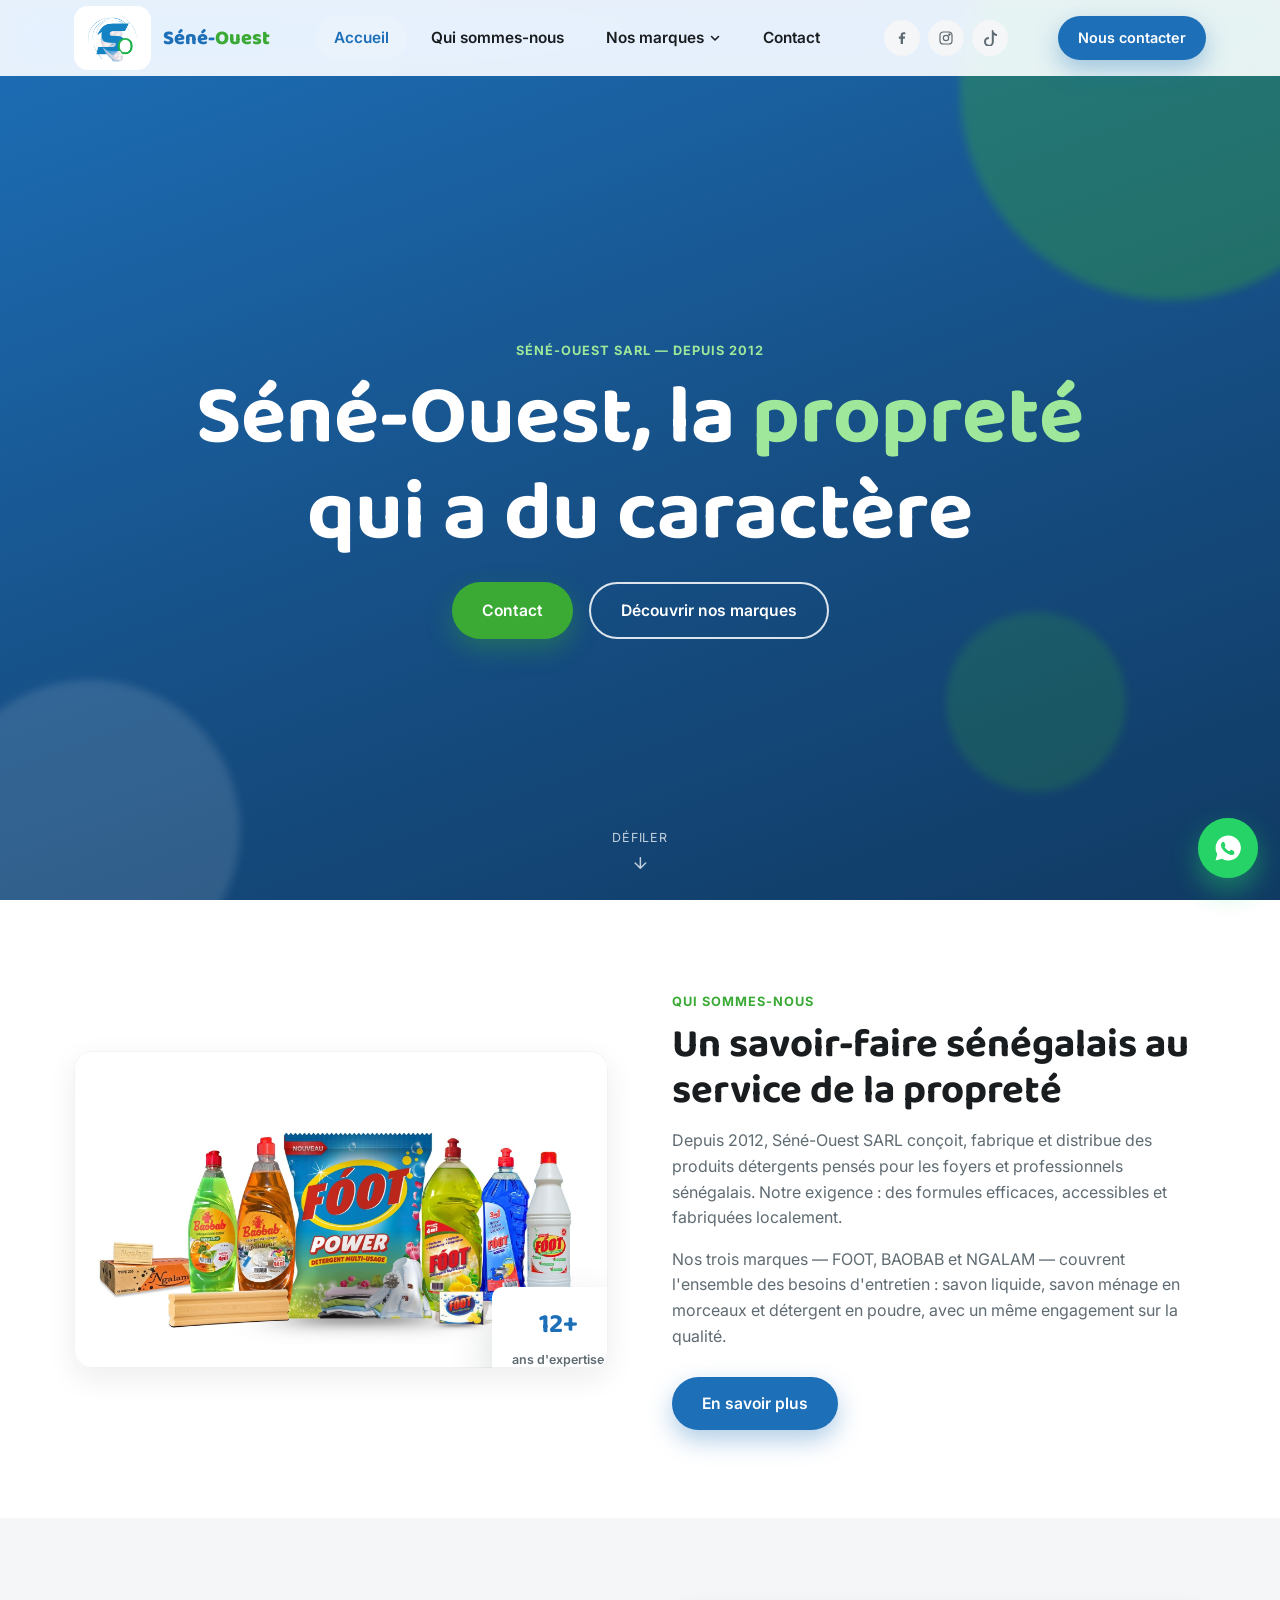
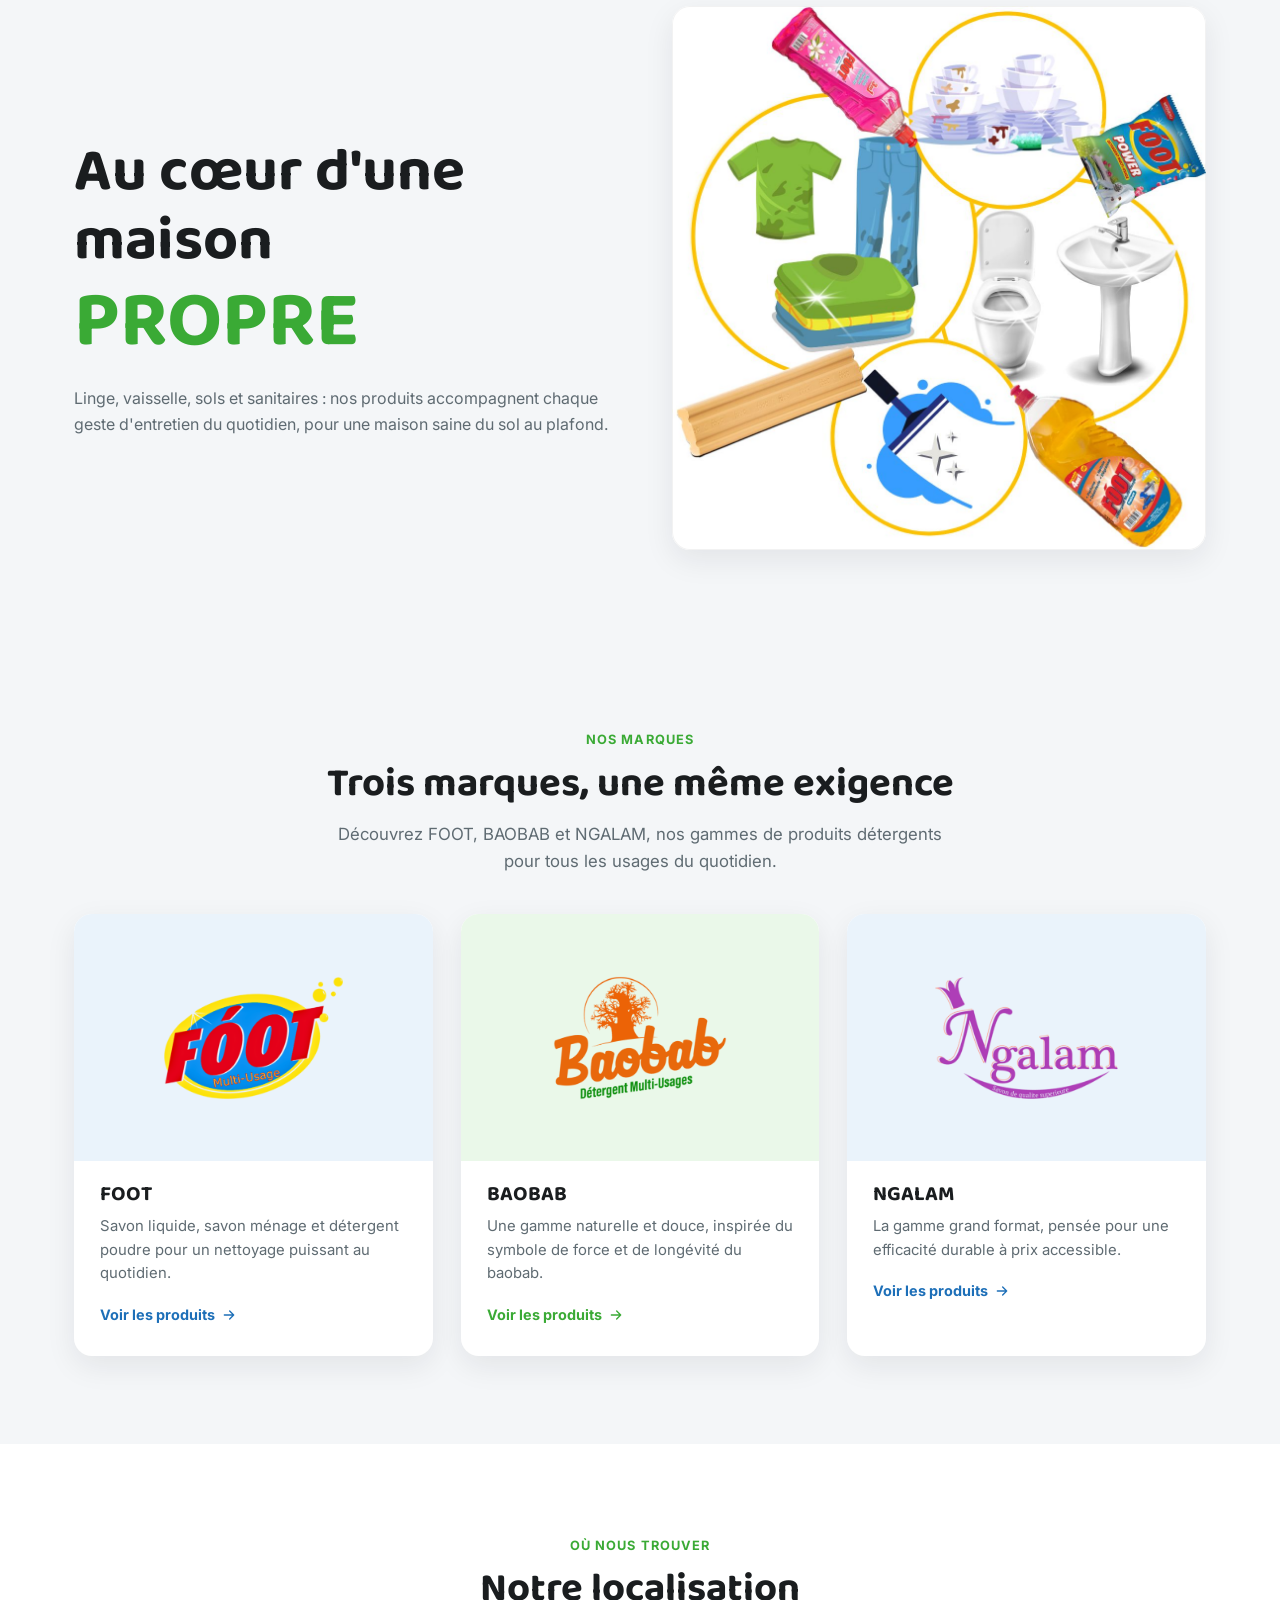
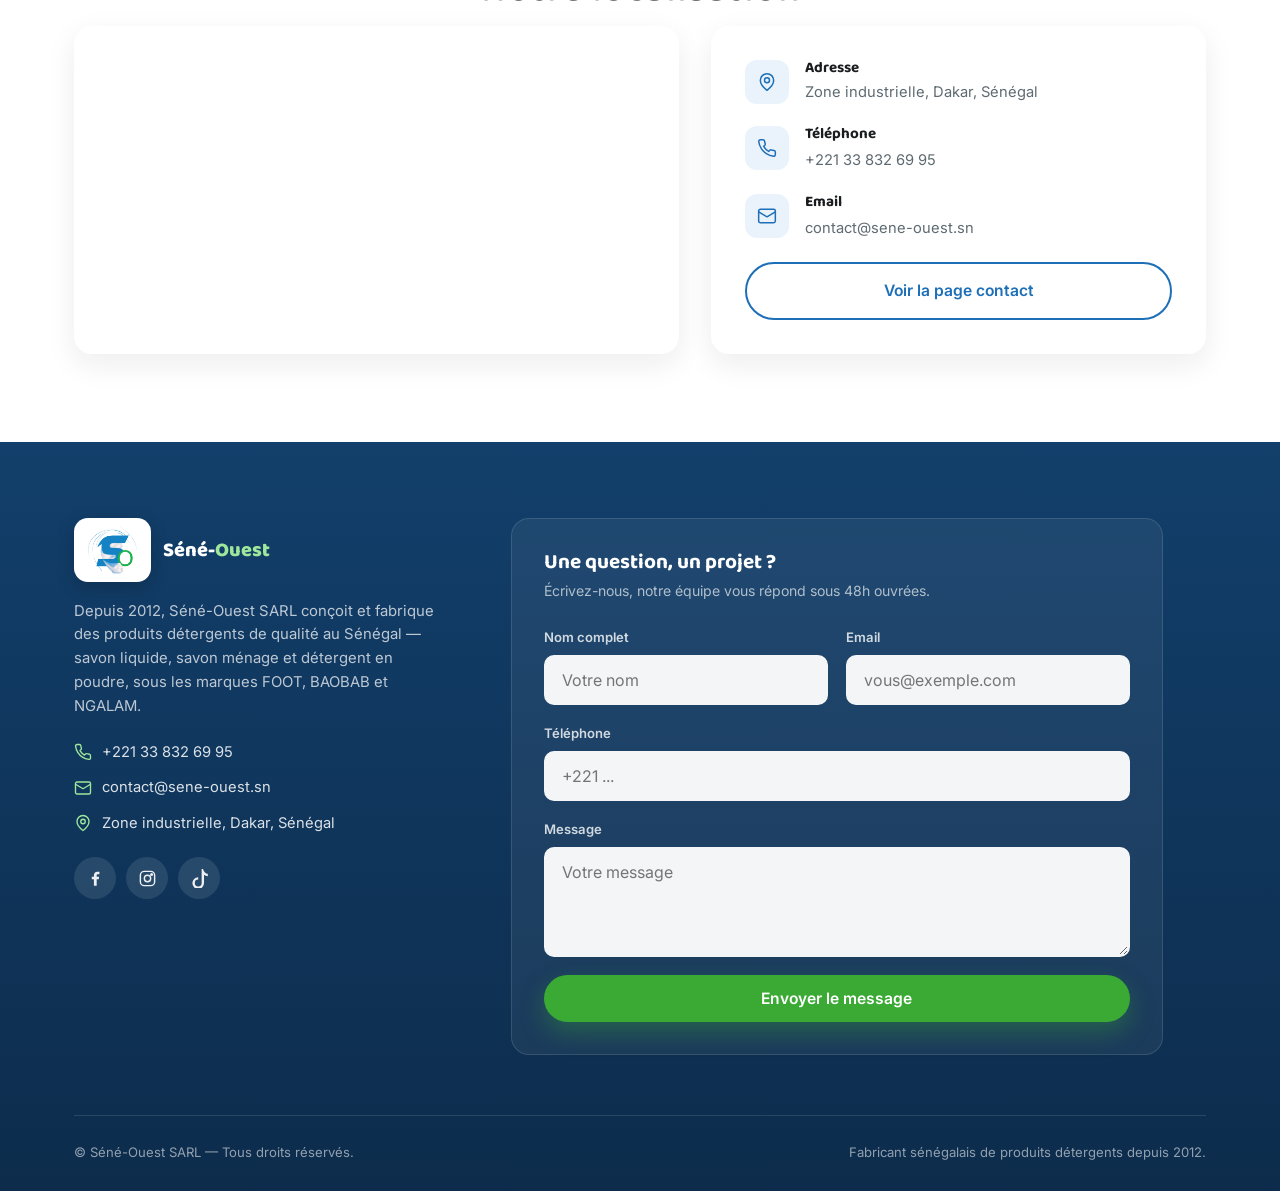
<file: index.html>
<!DOCTYPE html>
<html lang="fr">
<head>
<meta charset="UTF-8">
<meta name="viewport" content="width=device-width, initial-scale=1.0">
<title>Séné-Ouest SARL — Produits détergents FOOT, BAOBAB, NGALAM</title>
<meta name="description" content="Séné-Ouest SARL, entreprise sénégalaise depuis 2012, fabrique des produits détergents de qualité : savon liquide, savon ménage, détergent en poudre. Marques FOOT, BAOBAB, NGALAM.">
<link rel="icon" type="image/png" href="img/favicon.png">
<link rel="stylesheet" href="css/style.css">
</head>
<body data-page="accueil">

<div id="site-header"></div>

<main>

  <!-- HERO -->
  <section class="hero">
    <div class="hero-blob hero-blob--1"></div>
    <div class="hero-blob hero-blob--2"></div>
    <div class="hero-blob hero-blob--3"></div>
    <div class="hero-bubbles"></div>

    <div class="container hero-content">
      <span class="eyebrow">Séné-Ouest SARL — Depuis 2012</span>
      <!--
        Variantes de slogan proposées (à ajuster librement) :
        1. Séné-Ouest, la propreté qui a du caractère   (retenue par défaut)
        2. Séné-Ouest, l'éclat qui vient de chez nous
        3. Séné-Ouest, le savoir-faire sénégalais qui nettoie large
        4. Séné-Ouest, la fraîcheur qui a du répondant
      -->
      <h1 class="hero-title">Séné-Ouest, la <span class="hl">propreté</span> qui a du caractère</h1>
      <div class="hero-actions">
        <a href="#contact-form-section" class="btn btn-accent">Contact</a>
        <a href="nos-marques.html" class="btn btn-outline">Découvrir nos marques</a>
      </div>
    </div>

    <div class="scroll-cue">
      <span>Défiler</span>
      <svg width="18" height="18" viewBox="0 0 24 24" fill="none" stroke="currentColor" stroke-width="2" stroke-linecap="round" stroke-linejoin="round"><path d="M12 5v14M5 12l7 7 7-7"/></svg>
    </div>
  </section>

  <!-- QUI SOMMES-NOUS (résumé) -->
  <section class="section">
    <div class="container">
      <div class="about-grid">
        <div class="about-photo reveal" style="aspect-ratio:16/9.5">
          <img src="img/sene-ouest-produits.jpg" alt="Produits Séné-Ouest — FOOT, BAOBAB, NGALAM" class="about-photo-img about-photo-img--contain">
          <div class="about-badge">
            <strong>12+</strong>
            <span>ans d'expertise</span>
          </div>
        </div>

        <div class="about-text reveal reveal-delay-1">
          <span class="eyebrow">Qui sommes-nous</span>
          <h2 class="section-title">Un savoir-faire sénégalais au service de la propreté</h2>
          <p>Depuis 2012, Séné-Ouest SARL conçoit, fabrique et distribue des produits détergents pensés pour les foyers et professionnels sénégalais. Notre exigence : des formules efficaces, accessibles et fabriquées localement.</p>
          <p>Nos trois marques — FOOT, BAOBAB et NGALAM — couvrent l'ensemble des besoins d'entretien : savon liquide, savon ménage en morceaux et détergent en poudre, avec un même engagement sur la qualité.</p>
          <a href="qui-sommes-nous.html" class="btn btn-primary">En savoir plus</a>
        </div>
      </div>
    </div>
  </section>

  <!-- AU CŒUR D'UNE MAISON PROPRE -->
  <section class="section section--alt">
    <div class="container">
      <div class="about-grid about-grid--reverse">
        <div class="about-photo reveal" style="aspect-ratio:1080/1100">
          <img src="img/entretien-maison.jpg" alt="Les produits Séné-Ouest au service du linge, de la vaisselle, des sols et des sanitaires" class="about-photo-img">
        </div>

        <div class="about-text">
          <span class="eyebrow reveal">Le quotidien, simplifié</span>
          <h2 class="section-title maison-title">
            <span class="word reveal" style="transition-delay:.05s">Au</span>
            <span class="word reveal" style="transition-delay:.13s">cœur</span>
            <span class="word reveal" style="transition-delay:.21s">d'une</span>
            <span class="word reveal" style="transition-delay:.29s">maison</span><br>
            <span class="word word--accent reveal" style="transition-delay:.42s">PROPRE</span>
          </h2>
          <p class="reveal reveal-delay-2">Linge, vaisselle, sols et sanitaires : nos produits accompagnent chaque geste d'entretien du quotidien, pour une maison saine du sol au plafond.</p>
        </div>
      </div>
    </div>
  </section>

  <!-- NOS MARQUES -->
  <section class="section section--alt">
    <div class="container">
      <div class="section-header reveal">
        <span class="eyebrow">Nos marques</span>
        <h2 class="section-title">Trois marques, une même exigence</h2>
        <p class="section-subtitle">Découvrez FOOT, BAOBAB et NGALAM, nos gammes de produits détergents pour tous les usages du quotidien.</p>
      </div>

      <div class="brands-grid">
        <a href="foot.html" class="brand-card brand-card--foot reveal reveal-delay-1">
          <div class="brand-card-media" style="background:#eaf3fb">
            <img src="img/brand-foot.png" alt="Logo FOOT" class="brand-logo-img">
          </div>
          <div class="brand-card-body">
            <h3>FOOT</h3>
            <p>Savon liquide, savon ménage et détergent poudre pour un nettoyage puissant au quotidien.</p>
            <span class="brand-card-link">Voir les produits
              <svg viewBox="0 0 24 24" fill="none" stroke="currentColor" stroke-width="2" stroke-linecap="round" stroke-linejoin="round"><path d="M5 12h14M13 6l6 6-6 6"/></svg>
            </span>
          </div>
        </a>

        <a href="baobab.html" class="brand-card brand-card--baobab reveal reveal-delay-2">
          <div class="brand-card-media" style="background:#eaf8e9">
            <img src="img/brand-baobab.png" alt="Logo BAOBAB" class="brand-logo-img">
          </div>
          <div class="brand-card-body">
            <h3>BAOBAB</h3>
            <p>Une gamme naturelle et douce, inspirée du symbole de force et de longévité du baobab.</p>
            <span class="brand-card-link">Voir les produits
              <svg viewBox="0 0 24 24" fill="none" stroke="currentColor" stroke-width="2" stroke-linecap="round" stroke-linejoin="round"><path d="M5 12h14M13 6l6 6-6 6"/></svg>
            </span>
          </div>
        </a>

        <a href="ngalam.html" class="brand-card brand-card--ngalam reveal reveal-delay-3">
          <div class="brand-card-media" style="background:#eaf3fb">
            <img src="img/brand-ngalam.png" alt="Logo NGALAM" class="brand-logo-img">
          </div>
          <div class="brand-card-body">
            <h3>NGALAM</h3>
            <p>La gamme grand format, pensée pour une efficacité durable à prix accessible.</p>
            <span class="brand-card-link">Voir les produits
              <svg viewBox="0 0 24 24" fill="none" stroke="currentColor" stroke-width="2" stroke-linecap="round" stroke-linejoin="round"><path d="M5 12h14M13 6l6 6-6 6"/></svg>
            </span>
          </div>
        </a>
      </div>
    </div>
  </section>

  <!-- LOCALISATION -->
  <section class="section">
    <div class="container">
      <div class="section-header reveal">
        <span class="eyebrow">Où nous trouver</span>
        <h2 class="section-title">Notre localisation</h2>
      </div>

      <div class="map-wrap reveal reveal-delay-1">
        <div class="map-embed">
          <iframe src="https://www.google.com/maps?q=SENEOUEST,%20PH77%2BFQQ,%20Unnamed%20Road,%20Dakar&output=embed" loading="lazy" referrerpolicy="no-referrer-when-downgrade" title="Localisation Séné-Ouest SARL"></iframe>
        </div>
        <div class="location-card">
          <div class="location-item">
            <span class="location-icon">
              <svg viewBox="0 0 24 24" fill="none" stroke="currentColor" stroke-width="1.8" stroke-linecap="round" stroke-linejoin="round"><path d="M20 10c0 6-8 12-8 12s-8-6-8-12a8 8 0 0 1 16 0Z"/><circle cx="12" cy="10" r="3"/></svg>
            </span>
            <div><h4>Adresse</h4><p>Zone industrielle, Dakar, Sénégal</p></div>
          </div>
          <div class="location-item">
            <span class="location-icon">
              <svg viewBox="0 0 24 24" fill="none" stroke="currentColor" stroke-width="1.8" stroke-linecap="round" stroke-linejoin="round"><path d="M22 16.9v3a2 2 0 0 1-2.2 2 19.8 19.8 0 0 1-8.6-3.1 19.5 19.5 0 0 1-6-6A19.8 19.8 0 0 1 2.1 4.2 2 2 0 0 1 4.1 2h3a2 2 0 0 1 2 1.7c.1 1 .3 2 .7 3a2 2 0 0 1-.4 2.1L8 10.1a16 16 0 0 0 6 6l1.3-1.4a2 2 0 0 1 2.1-.4c1 .3 2 .5 3 .7a2 2 0 0 1 1.6 2Z"/></svg>
            </span>
            <div><h4>Téléphone</h4><a href="tel:+221338326995">+221 33 832 69 95</a></div>
          </div>
          <div class="location-item">
            <span class="location-icon">
              <svg viewBox="0 0 24 24" fill="none" stroke="currentColor" stroke-width="1.8" stroke-linecap="round" stroke-linejoin="round"><rect x="2" y="4" width="20" height="16" rx="2"/><path d="m2 7 10 6 10-6"/></svg>
            </span>
            <div><h4>Email</h4><a href="mailto:contact@sene-ouest.sn">contact@sene-ouest.sn</a></div>
          </div>
          <a href="contact.html" class="btn btn-outline-dark">Voir la page contact</a>
        </div>
      </div>
    </div>
  </section>

</main>

<div id="site-footer"></div>

<script src="js/main.js"></script>
</body>
</html>
</file>
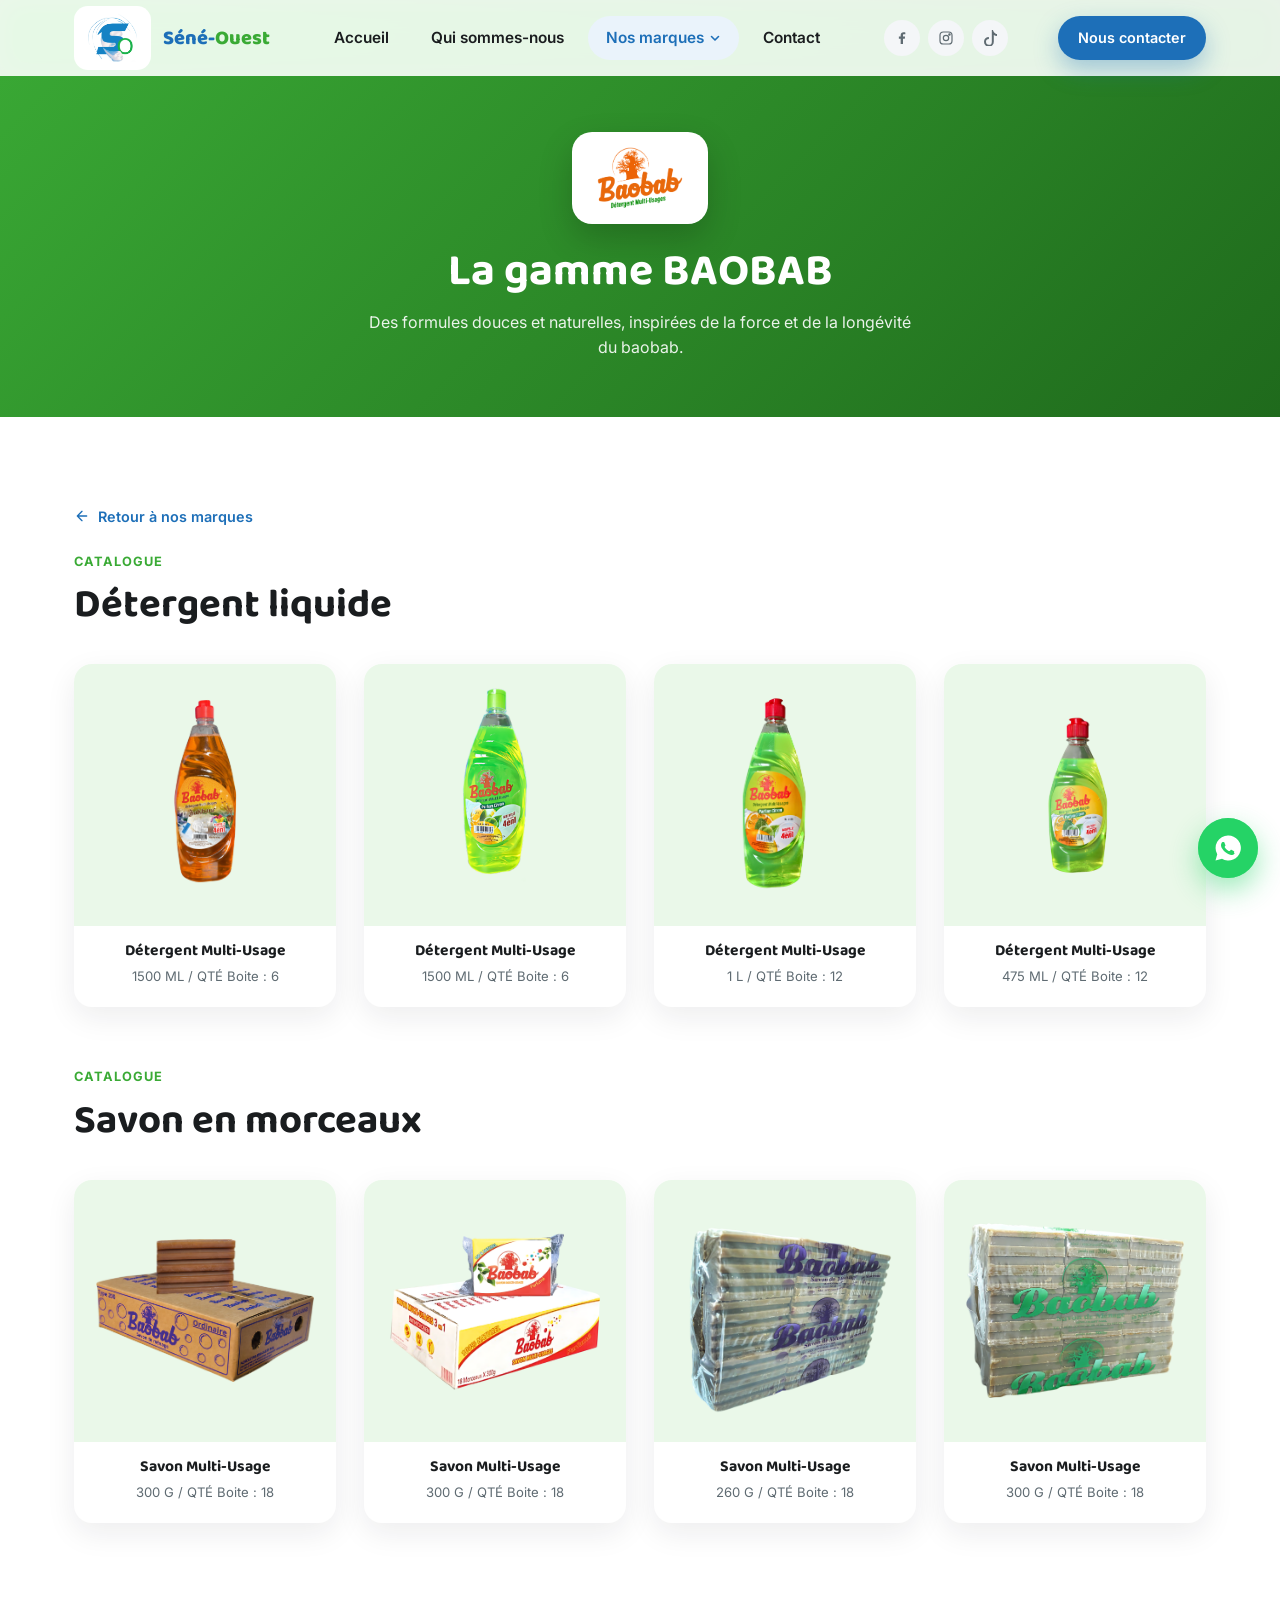
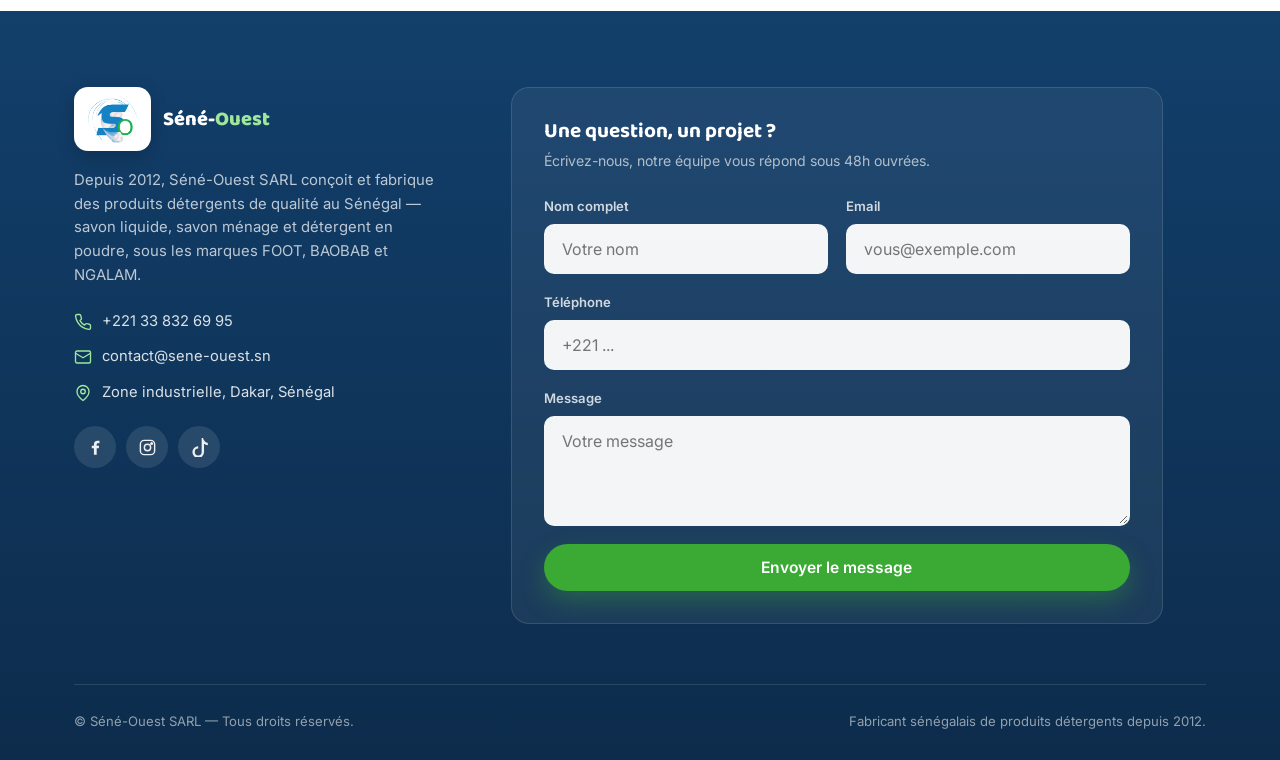
<file: baobab.html>
<!DOCTYPE html>
<html lang="fr">
<head>
<meta charset="UTF-8">
<meta name="viewport" content="width=device-width, initial-scale=1.0">
<title>BAOBAB — Nos produits | Séné-Ouest SARL</title>
<meta name="description" content="Découvrez la gamme BAOBAB : savon liquide, savon ménage en morceaux et détergent en poudre par Séné-Ouest SARL.">
<link rel="icon" type="image/png" href="img/favicon.png">
<link rel="stylesheet" href="css/style.css">
<style>
  [data-products-grid] .product-media { background:#eaf8e9; color:#3AAA35; }
  [data-products-grid] .product-tag { background:#3AAA35; }
</style>
</head>
<body data-page="baobab">

<div id="site-header"></div>

<main>

  <section class="brand-hero brand-hero--baobab">
    <div class="container">
      <span class="brand-hero-badge"><img src="img/brand-baobab.png" alt="Logo BAOBAB"></span>
      <h1>La gamme BAOBAB</h1>
      <p>Des formules douces et naturelles, inspirées de la force et de la longévité du baobab.</p>
    </div>
  </section>

  <section class="section">
    <div class="container">
      <a href="nos-marques.html" class="back-link">
        <svg viewBox="0 0 24 24" fill="none" stroke="currentColor" stroke-width="2" stroke-linecap="round" stroke-linejoin="round"><path d="M19 12H5M12 19l-7-7 7-7"/></svg>
        Retour à nos marques
      </a>

      <div class="section-header reveal" style="text-align:left;margin-bottom:36px">
        <span class="eyebrow">Catalogue</span>
        <h2 class="section-title">Détergent liquide</h2>
      </div>

      <div class="products-grid" data-products-grid="baobab"></div>

      <div class="section-header reveal" style="text-align:left;margin:56px 0 36px">
        <span class="eyebrow">Catalogue</span>
        <h2 class="section-title">Savon en morceaux</h2>
      </div>

      <div class="products-grid" data-products-grid="baobab-barre"></div>
    </div>
  </section>

</main>

<div id="site-footer"></div>

<script src="js/main.js"></script>
<script src="js/products.js"></script>
</body>
</html>
</file>
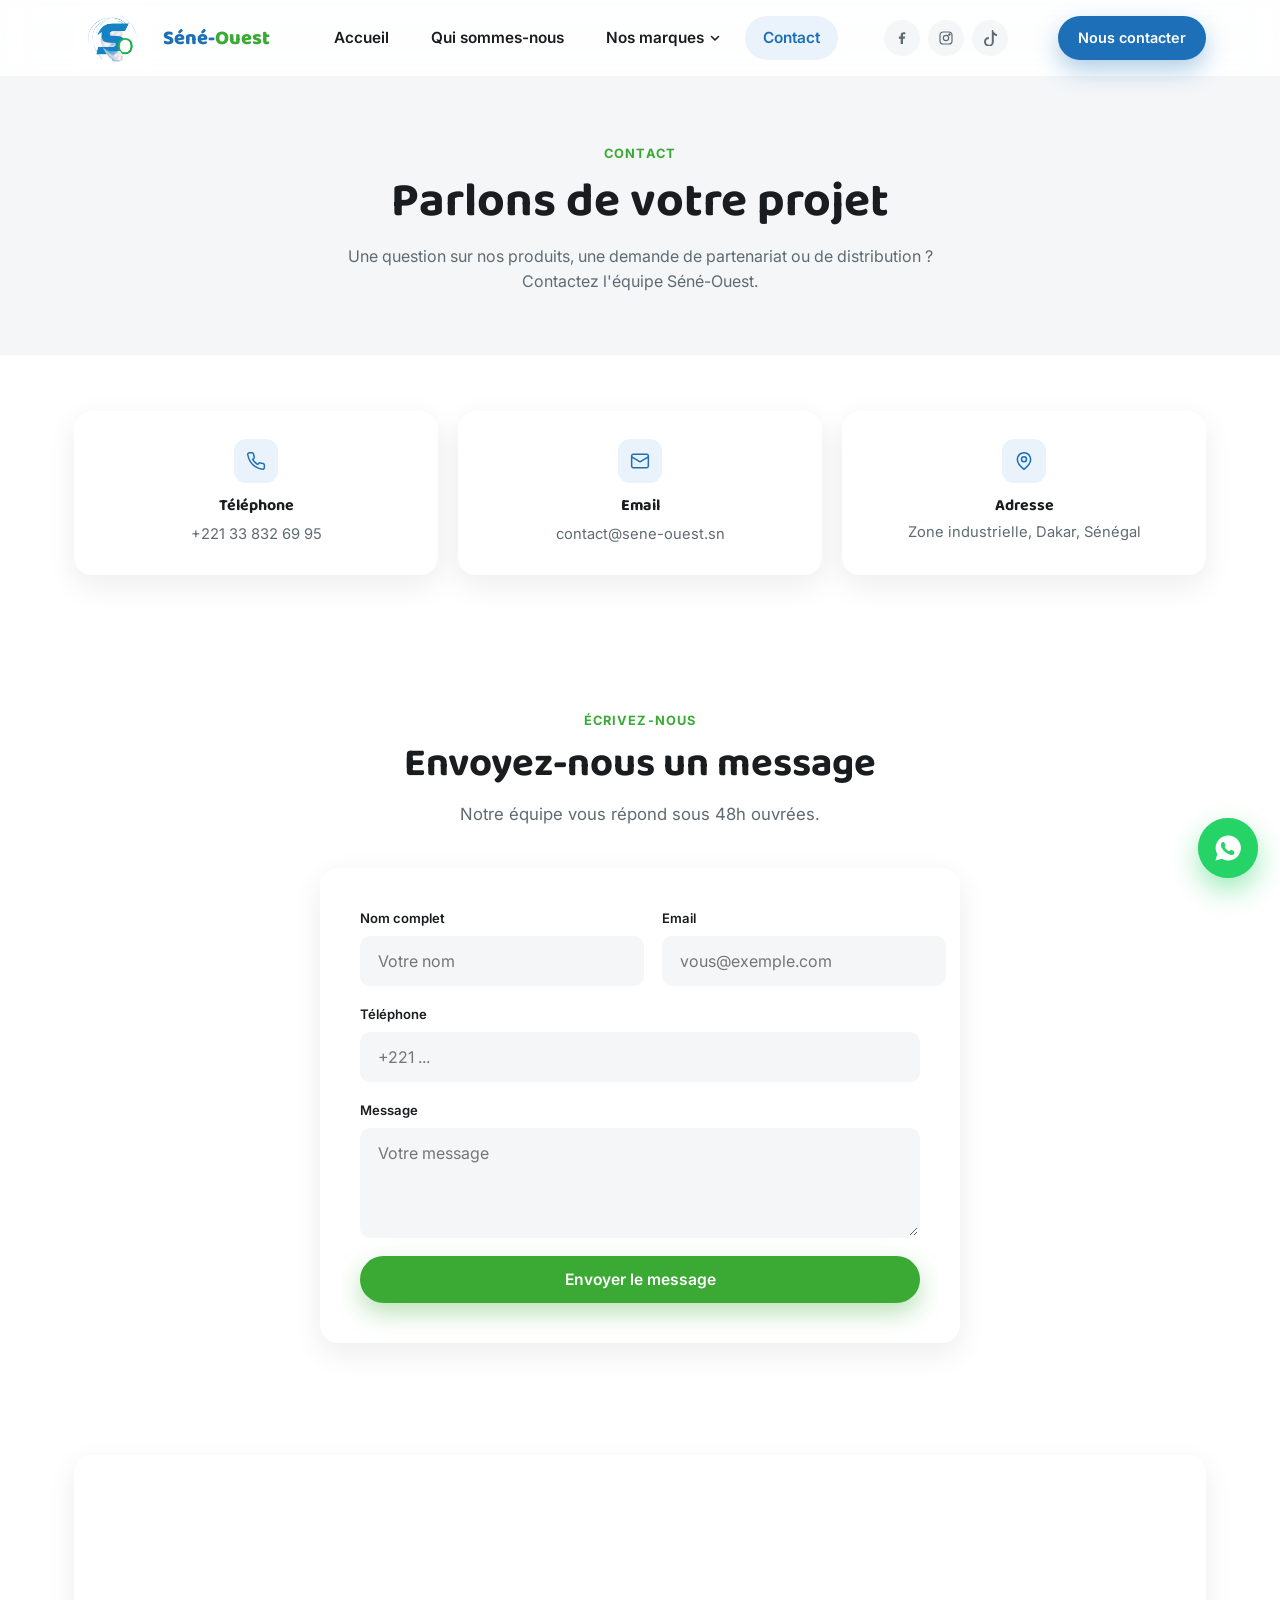
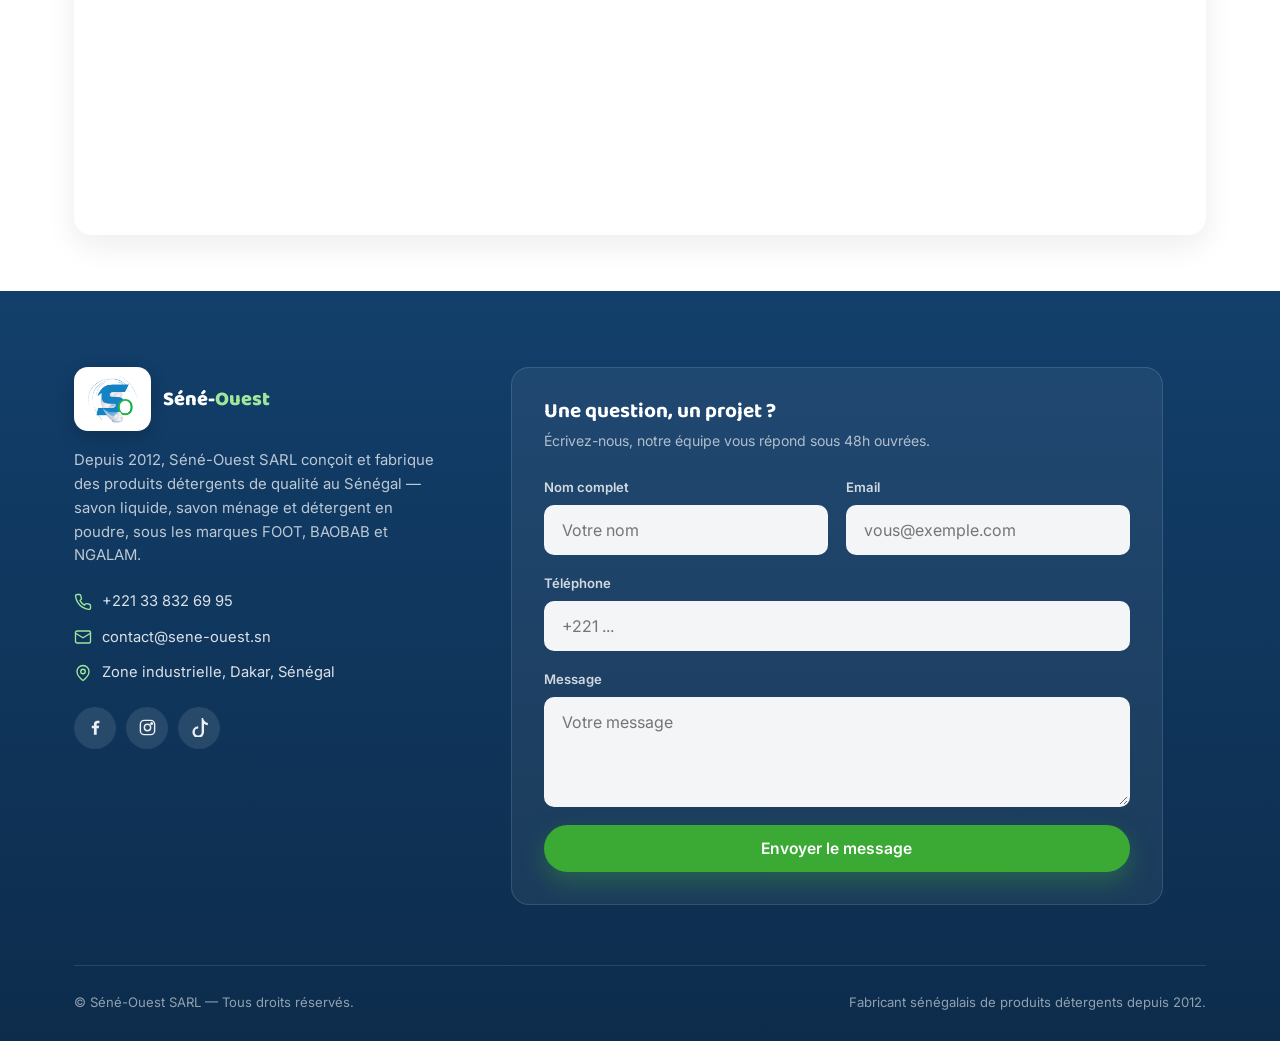
<file: contact.html>
<!DOCTYPE html>
<html lang="fr">
<head>
<meta charset="UTF-8">
<meta name="viewport" content="width=device-width, initial-scale=1.0">
<title>Contact — Séné-Ouest SARL</title>
<meta name="description" content="Contactez Séné-Ouest SARL : téléphone, email, adresse, réseaux sociaux et formulaire de contact.">
<link rel="icon" type="image/png" href="img/favicon.png">
<link rel="stylesheet" href="css/style.css">
</head>
<body data-page="contact">

<div id="site-header"></div>

<main>

  <section class="page-hero">
    <div class="container">
      <span class="eyebrow">Contact</span>
      <h1>Parlons de votre projet</h1>
      <p>Une question sur nos produits, une demande de partenariat ou de distribution ? Contactez l'équipe Séné-Ouest.</p>
    </div>
  </section>

  <section class="section--tight">
    <div class="container">
      <div class="contact-info-grid reveal">
        <div class="contact-info-card">
          <span class="location-icon" style="margin:0 auto 14px">
            <svg viewBox="0 0 24 24" fill="none" stroke="currentColor" stroke-width="1.8" stroke-linecap="round" stroke-linejoin="round"><path d="M22 16.9v3a2 2 0 0 1-2.2 2 19.8 19.8 0 0 1-8.6-3.1 19.5 19.5 0 0 1-6-6A19.8 19.8 0 0 1 2.1 4.2 2 2 0 0 1 4.1 2h3a2 2 0 0 1 2 1.7c.1 1 .3 2 .7 3a2 2 0 0 1-.4 2.1L8 10.1a16 16 0 0 0 6 6l1.3-1.4a2 2 0 0 1 2.1-.4c1 .3 2 .5 3 .7a2 2 0 0 1 1.6 2Z"/></svg>
          </span>
          <h4>Téléphone</h4>
          <a href="tel:+221338326995">+221 33 832 69 95</a>
        </div>
        <div class="contact-info-card">
          <span class="location-icon" style="margin:0 auto 14px">
            <svg viewBox="0 0 24 24" fill="none" stroke="currentColor" stroke-width="1.8" stroke-linecap="round" stroke-linejoin="round"><rect x="2" y="4" width="20" height="16" rx="2"/><path d="m2 7 10 6 10-6"/></svg>
          </span>
          <h4>Email</h4>
          <a href="mailto:contact@sene-ouest.sn">contact@sene-ouest.sn</a>
        </div>
        <div class="contact-info-card">
          <span class="location-icon" style="margin:0 auto 14px">
            <svg viewBox="0 0 24 24" fill="none" stroke="currentColor" stroke-width="1.8" stroke-linecap="round" stroke-linejoin="round"><path d="M20 10c0 6-8 12-8 12s-8-6-8-12a8 8 0 0 1 16 0Z"/><circle cx="12" cy="10" r="3"/></svg>
          </span>
          <h4>Adresse</h4>
          <p>Zone industrielle, Dakar, Sénégal</p>
        </div>
      </div>
    </div>
  </section>

  <section class="section--tight">
    <div class="container">
      <div class="section-header reveal">
        <span class="eyebrow">Écrivez-nous</span>
        <h2 class="section-title">Envoyez-nous un message</h2>
        <p class="section-subtitle" style="margin-inline:auto">Notre équipe vous répond sous 48h ouvrées.</p>
      </div>

      <div class="contact-form-card reveal">
        <div class="form-feedback success" role="status">
          <svg viewBox="0 0 24 24" fill="none" stroke="currentColor" stroke-width="2" stroke-linecap="round" stroke-linejoin="round"><path d="M20 6 9 17l-5-5"/></svg>
          Merci ! Votre message a bien été pris en compte, nous revenons vers vous rapidement.
        </div>

        <form class="js-contact-form" novalidate>
          <input class="honeypot" type="text" name="societe" tabindex="-1" autocomplete="off" aria-hidden="true">

          <div class="form-row form-row--2">
            <div class="field">
              <label for="c-nom">Nom complet</label>
              <input id="c-nom" name="nom" type="text" data-required placeholder="Votre nom">
              <span class="field-error">Merci d'indiquer votre nom.</span>
            </div>
            <div class="field">
              <label for="c-email">Email</label>
              <input id="c-email" name="email" type="email" data-required placeholder="vous@exemple.com">
              <span class="field-error">Merci d'indiquer un email valide.</span>
            </div>
          </div>

          <div class="form-row">
            <div class="field">
              <label for="c-tel">Téléphone</label>
              <input id="c-tel" name="telephone" type="tel" placeholder="+221 ...">
            </div>
          </div>

          <div class="form-row">
            <div class="field">
              <label for="c-message">Message</label>
              <textarea id="c-message" name="message" data-required placeholder="Votre message"></textarea>
              <span class="field-error">Merci de saisir votre message.</span>
            </div>
          </div>

          <button type="submit" class="btn btn-accent btn-block">Envoyer le message</button>
        </form>
      </div>
    </div>
  </section>

  <section class="section--tight">
    <div class="container">
      <div class="map-embed reveal" style="min-height:380px">
        <iframe src="https://www.google.com/maps?q=SENEOUEST,%20PH77%2BFQQ,%20Unnamed%20Road,%20Dakar&output=embed" loading="lazy" referrerpolicy="no-referrer-when-downgrade" title="Localisation Séné-Ouest SARL" style="min-height:380px"></iframe>
      </div>
    </div>
  </section>

</main>

<div id="site-footer"></div>

<script src="js/main.js"></script>
</body>
</html>
</file>
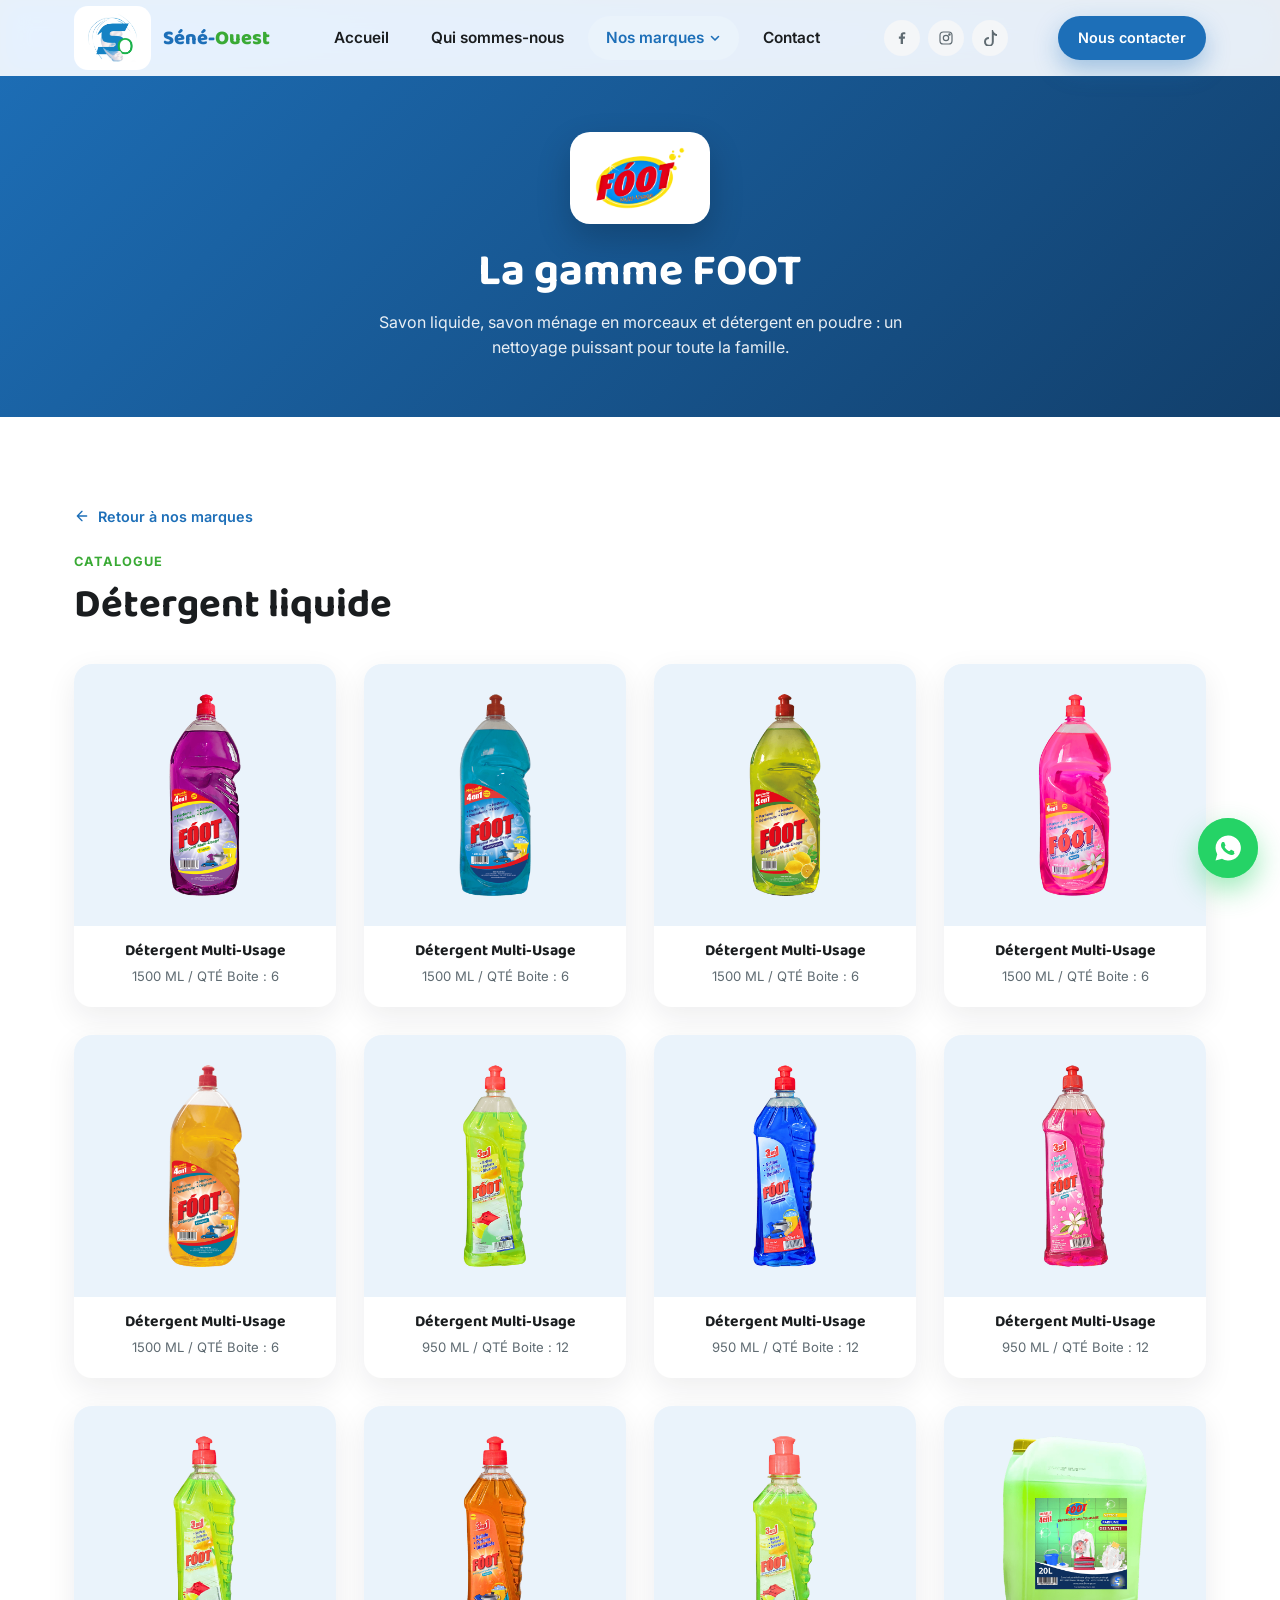
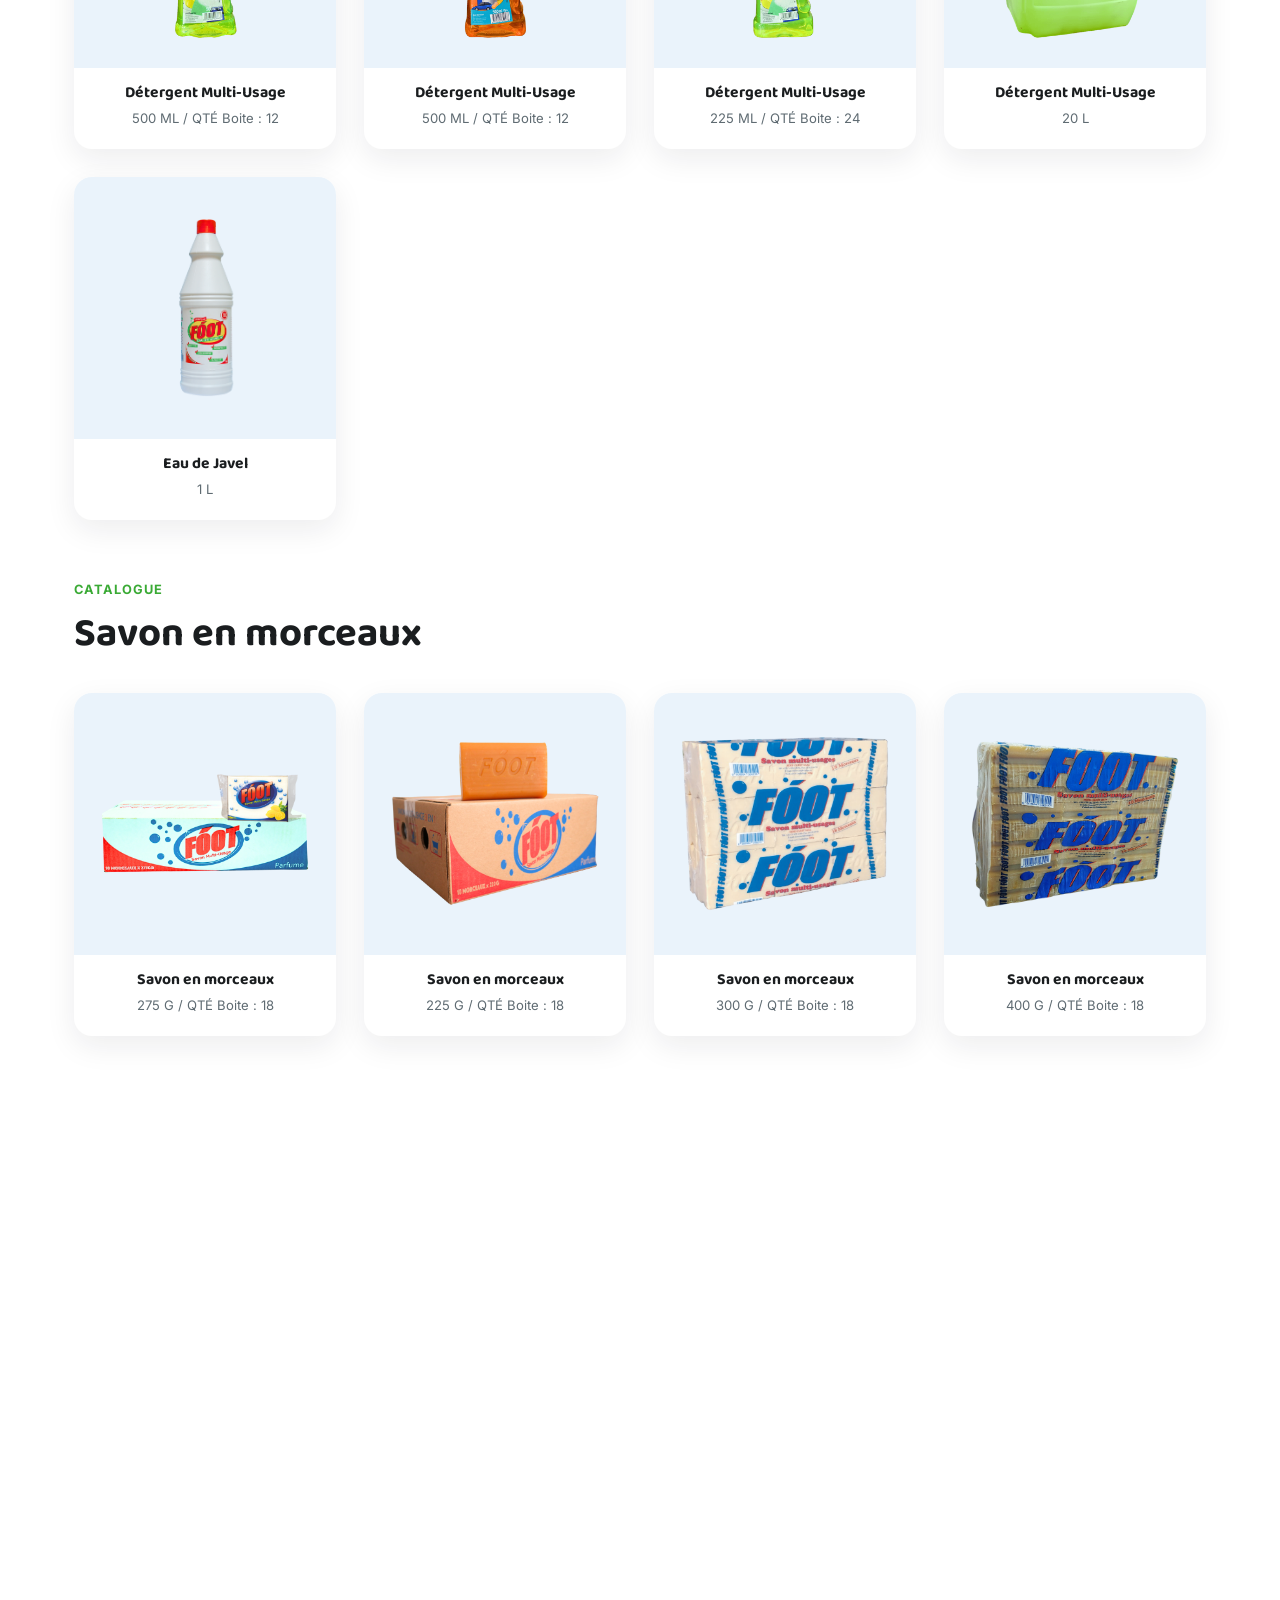
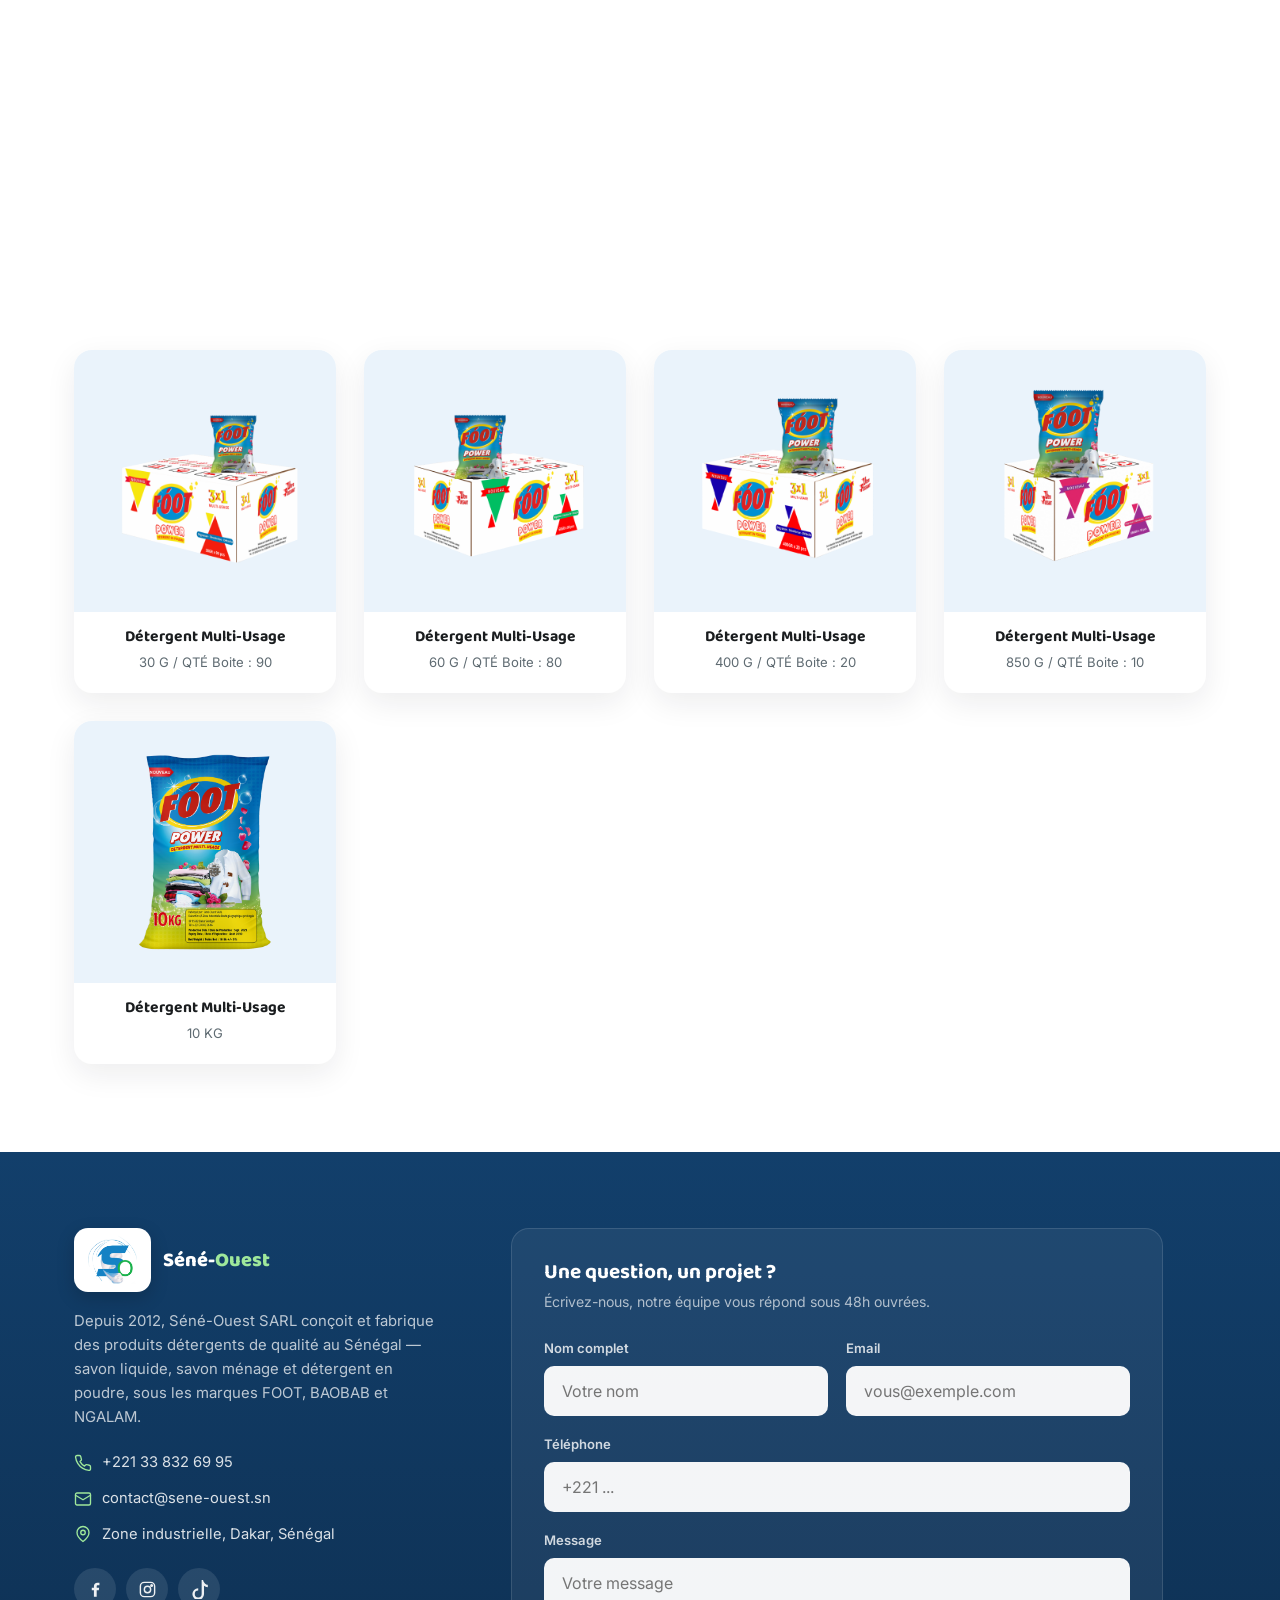
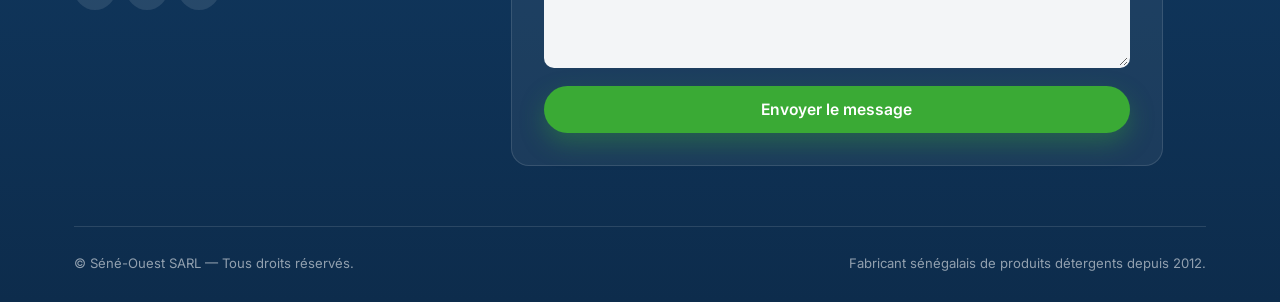
<file: foot.html>
<!doctype html>
<html lang="fr">
  <head>
    <meta charset="UTF-8" />
    <meta name="viewport" content="width=device-width, initial-scale=1.0" />
    <title>FOOT — Nos produits | Séné-Ouest SARL</title>
    <meta
      name="description"
      content="Découvrez la gamme FOOT : savon liquide, savon ménage en morceaux et détergent en poudre par Séné-Ouest SARL."
    />
    <link rel="icon" type="image/png" href="img/favicon.png" />
    <link rel="stylesheet" href="css/style.css" />
    <style>
      [data-products-grid] .product-media {
        background: #eaf3fb;
        color: #1d6fb8;
      }
      [data-products-grid] .product-tag {
        background: #1d6fb8;
      }
    </style>
  </head>
  <body data-page="foot">
    <div id="site-header"></div>

    <main>
      <section class="brand-hero brand-hero--foot">
        <div class="container">
          <span class="brand-hero-badge"
            ><img src="img/brand-foot.png" alt="Logo FOOT"
          /></span>
          <h1>La gamme FOOT</h1>
          <p>
            Savon liquide, savon ménage en morceaux et détergent en poudre : un
            nettoyage puissant pour toute la famille.
          </p>
        </div>
      </section>

      <section class="section">
        <div class="container">
          <a href="nos-marques.html" class="back-link">
            <svg
              viewBox="0 0 24 24"
              fill="none"
              stroke="currentColor"
              stroke-width="2"
              stroke-linecap="round"
              stroke-linejoin="round"
            >
              <path d="M19 12H5M12 19l-7-7 7-7" />
            </svg>
            Retour à nos marques
          </a>

          <div
            class="section-header reveal"
            style="text-align: left; margin-bottom: 36px"
          >
            <span class="eyebrow">Catalogue</span>
            <h2 class="section-title">Détergent liquide</h2>
          </div>

          <div class="products-grid" data-products-grid="foot"></div>

          <div
            class="section-header reveal"
            style="text-align: left; margin: 56px 0 36px"
          >
            <span class="eyebrow">Catalogue</span>
            <h2 class="section-title">Savon en morceaux</h2>
          </div>

          <div class="products-grid" data-products-grid="foot-barre"></div>

          <div
            class="section-header reveal"
            style="text-align: left; margin: 56px 0 36px"
          >
            <span class="eyebrow">Catalogue</span>
            <h2 class="section-title">Détergent en poudre</h2>
          </div>

          <div class="products-grid" data-products-grid="foot-poudre"></div>
        </div>
      </section>
    </main>

    <div id="site-footer"></div>

    <script src="js/main.js"></script>
    <script src="js/products.js"></script>
  </body>
</html>
</file>
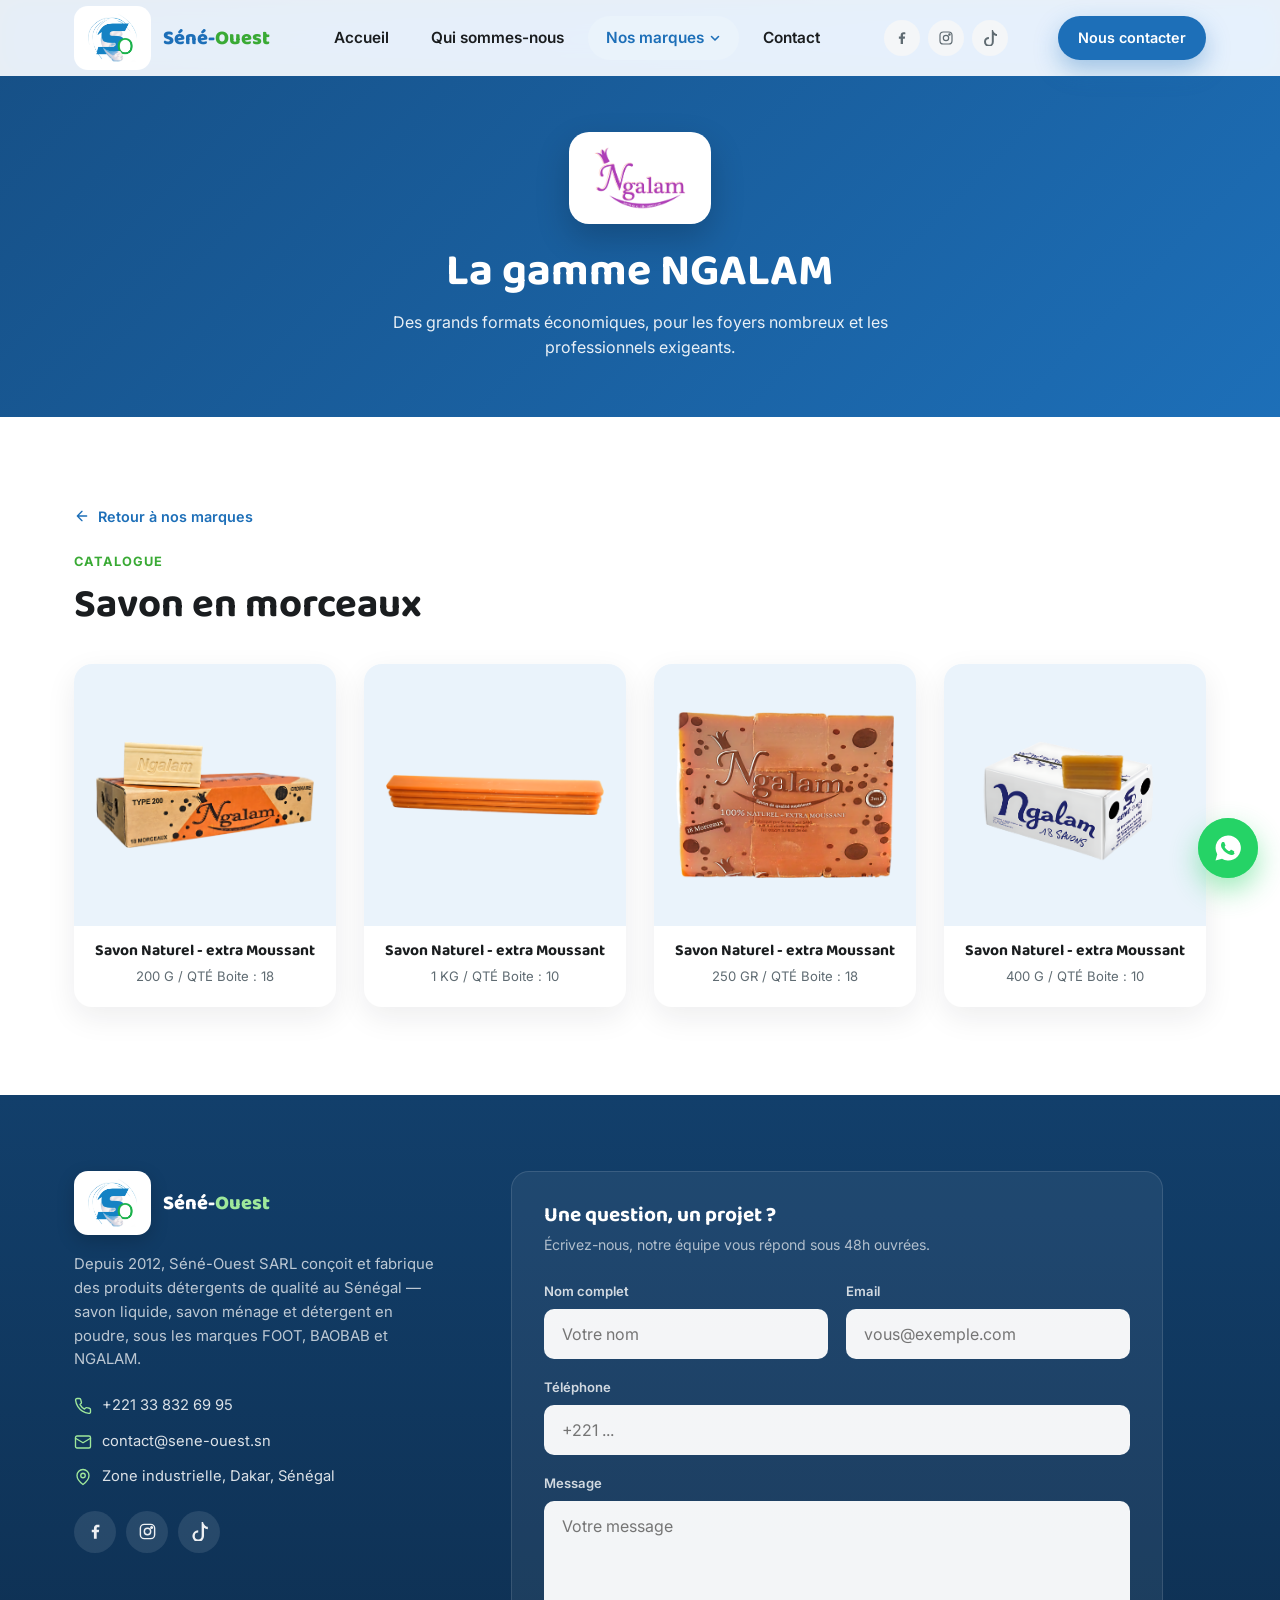
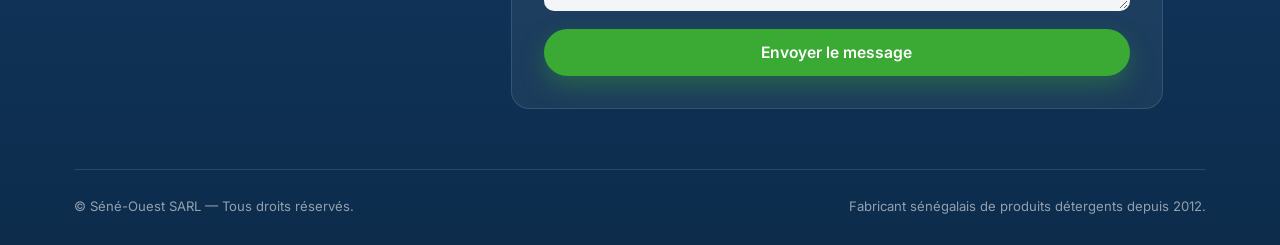
<file: ngalam.html>
<!DOCTYPE html>
<html lang="fr">
<head>
<meta charset="UTF-8">
<meta name="viewport" content="width=device-width, initial-scale=1.0">
<title>NGALAM — Nos produits | Séné-Ouest SARL</title>
<meta name="description" content="Découvrez la gamme NGALAM : savon liquide, savon ménage en morceaux et détergent en poudre par Séné-Ouest SARL.">
<link rel="icon" type="image/png" href="img/favicon.png">
<link rel="stylesheet" href="css/style.css">
<style>
  [data-products-grid] .product-media { background:#eaf3fb; color:#1D6FB8; }
  [data-products-grid] .product-tag { background:#1D6FB8; }
</style>
</head>
<body data-page="ngalam">

<div id="site-header"></div>

<main>

  <section class="brand-hero brand-hero--ngalam">
    <div class="container">
      <span class="brand-hero-badge"><img src="img/brand-ngalam.png" alt="Logo NGALAM"></span>
      <h1>La gamme NGALAM</h1>
      <p>Des grands formats économiques, pour les foyers nombreux et les professionnels exigeants.</p>
    </div>
  </section>

  <section class="section">
    <div class="container">
      <a href="nos-marques.html" class="back-link">
        <svg viewBox="0 0 24 24" fill="none" stroke="currentColor" stroke-width="2" stroke-linecap="round" stroke-linejoin="round"><path d="M19 12H5M12 19l-7-7 7-7"/></svg>
        Retour à nos marques
      </a>

      <div class="section-header reveal" style="text-align:left;margin-bottom:36px">
        <span class="eyebrow">Catalogue</span>
        <h2 class="section-title">Savon en morceaux</h2>
      </div>

      <div class="products-grid" data-products-grid="ngalam"></div>
    </div>
  </section>

</main>

<div id="site-footer"></div>

<script src="js/main.js"></script>
<script src="js/products.js"></script>
</body>
</html>
</file>
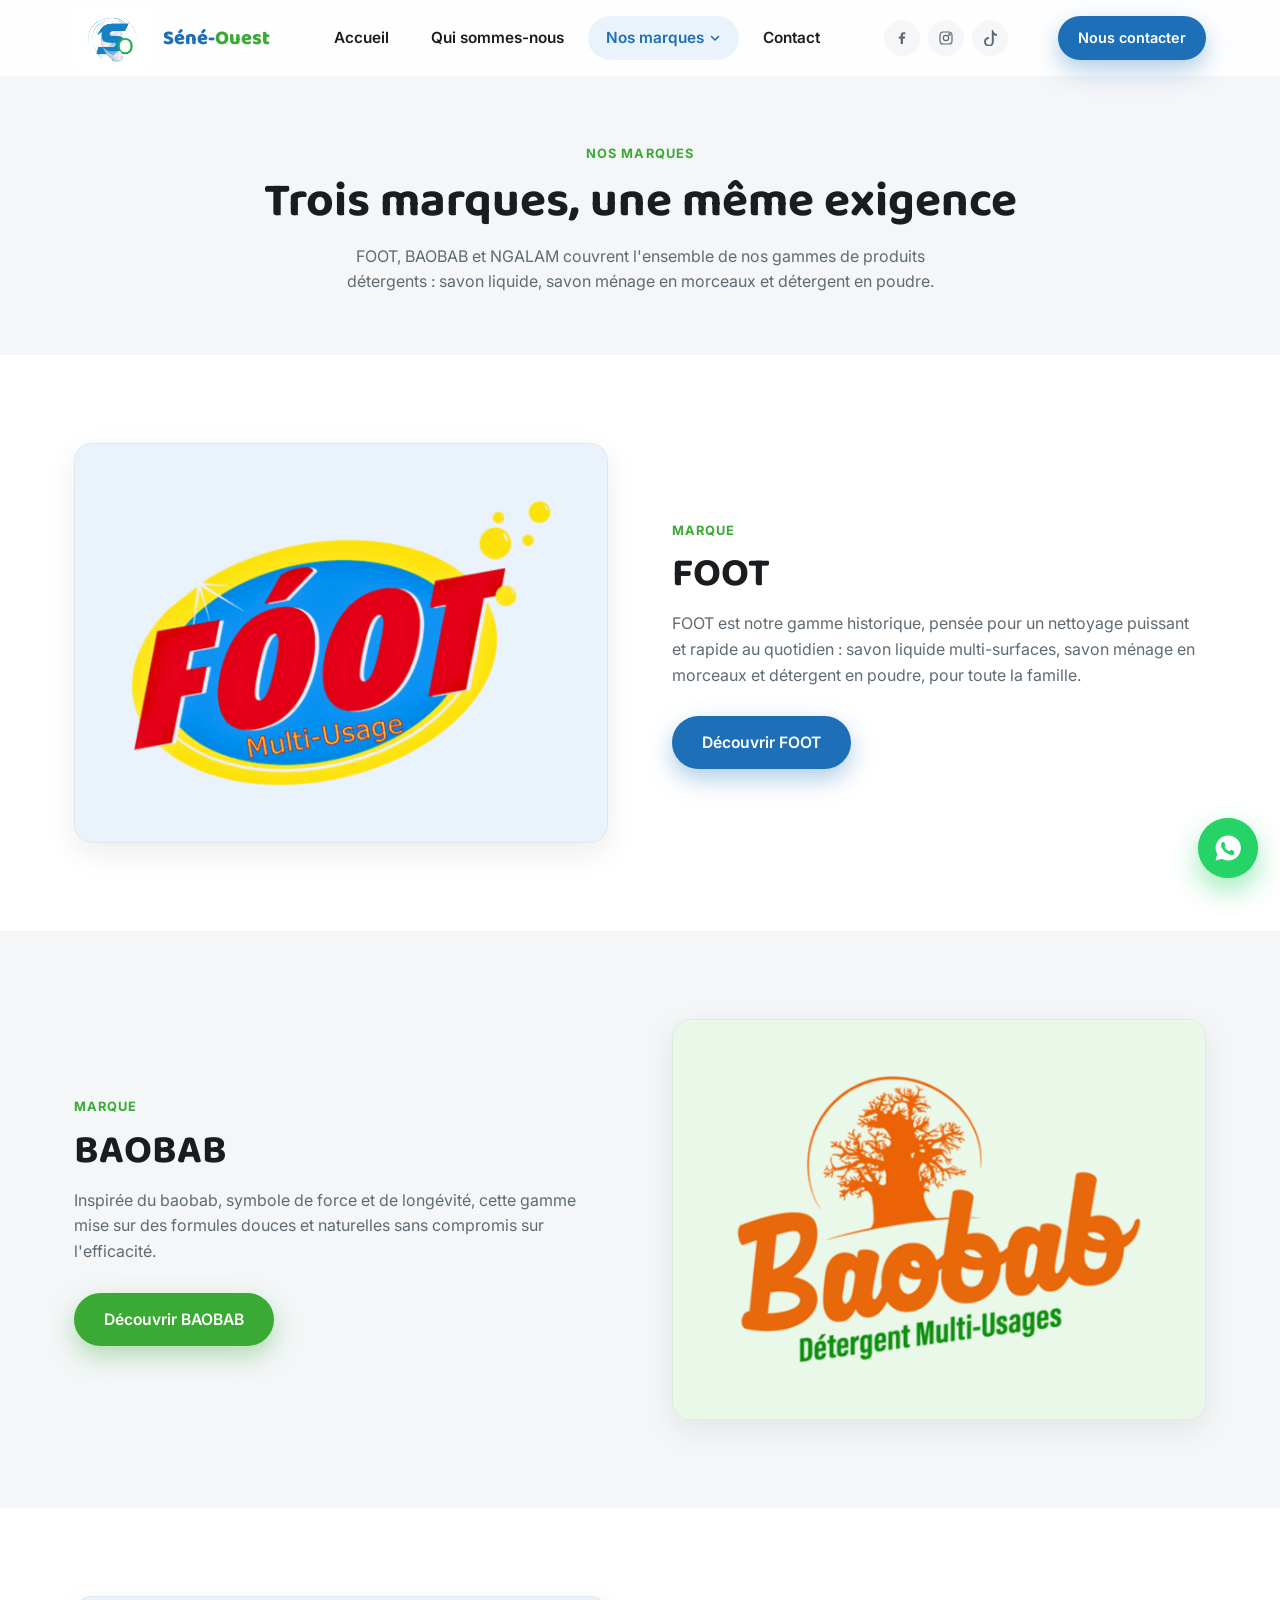
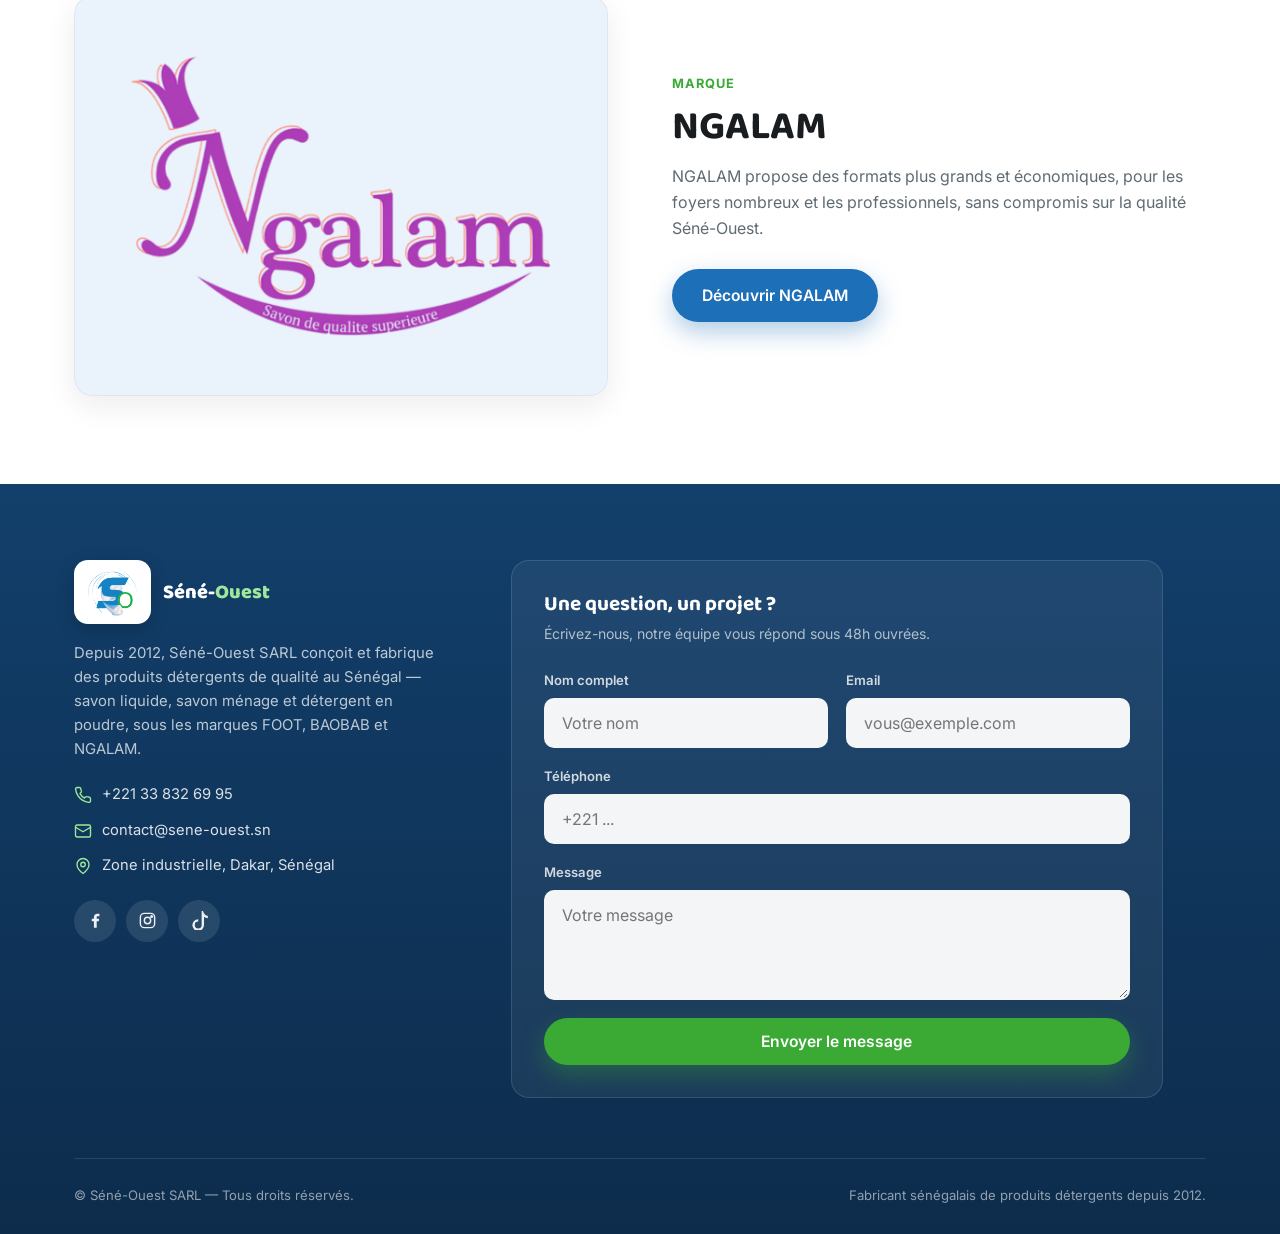
<file: nos-marques.html>
<!DOCTYPE html>
<html lang="fr">
<head>
<meta charset="UTF-8">
<meta name="viewport" content="width=device-width, initial-scale=1.0">
<title>Nos marques — FOOT, BAOBAB, NGALAM | Séné-Ouest SARL</title>
<meta name="description" content="Découvrez les trois marques de Séné-Ouest SARL : FOOT, BAOBAB et NGALAM — savon liquide, savon ménage et détergent en poudre.">
<link rel="icon" type="image/png" href="img/favicon.png">
<link rel="stylesheet" href="css/style.css">
</head>
<body data-page="nos-marques">

<div id="site-header"></div>

<main>

  <section class="page-hero">
    <div class="container">
      <span class="eyebrow">Nos marques</span>
      <h1>Trois marques, une même exigence</h1>
      <p>FOOT, BAOBAB et NGALAM couvrent l'ensemble de nos gammes de produits détergents : savon liquide, savon ménage en morceaux et détergent en poudre.</p>
    </div>
  </section>

  <!-- FOOT -->
  <section class="section">
    <div class="container">
      <div class="about-grid">
        <div class="about-photo reveal" style="aspect-ratio:4/3;background:#eaf3fb">
          <img src="img/brand-foot.png" alt="Logo FOOT" class="brand-logo-photo">
        </div>
        <div class="about-text reveal reveal-delay-1">
          <span class="eyebrow">Marque</span>
          <h2 class="section-title">FOOT</h2>
          <p>FOOT est notre gamme historique, pensée pour un nettoyage puissant et rapide au quotidien : savon liquide multi-surfaces, savon ménage en morceaux et détergent en poudre, pour toute la famille.</p>
          <a href="foot.html" class="btn btn-primary">Découvrir FOOT</a>
        </div>
      </div>
    </div>
  </section>

  <!-- BAOBAB -->
  <section class="section section--alt">
    <div class="container">
      <div class="about-grid about-grid--reverse">
        <div class="about-photo reveal" style="aspect-ratio:4/3;background:#eaf8e9">
          <img src="img/brand-baobab.png" alt="Logo BAOBAB" class="brand-logo-photo">
        </div>
        <div class="about-text reveal reveal-delay-1">
          <span class="eyebrow">Marque</span>
          <h2 class="section-title">BAOBAB</h2>
          <p>Inspirée du baobab, symbole de force et de longévité, cette gamme mise sur des formules douces et naturelles sans compromis sur l'efficacité.</p>
          <a href="baobab.html" class="btn btn-accent">Découvrir BAOBAB</a>
        </div>
      </div>
    </div>
  </section>

  <!-- NGALAM -->
  <section class="section">
    <div class="container">
      <div class="about-grid">
        <div class="about-photo reveal" style="aspect-ratio:4/3;background:#eaf3fb">
          <img src="img/brand-ngalam.png" alt="Logo NGALAM" class="brand-logo-photo">
        </div>
        <div class="about-text reveal reveal-delay-1">
          <span class="eyebrow">Marque</span>
          <h2 class="section-title">NGALAM</h2>
          <p>NGALAM propose des formats plus grands et économiques, pour les foyers nombreux et les professionnels, sans compromis sur la qualité Séné-Ouest.</p>
          <a href="ngalam.html" class="btn btn-primary">Découvrir NGALAM</a>
        </div>
      </div>
    </div>
  </section>

</main>

<div id="site-footer"></div>

<script src="js/main.js"></script>
</body>
</html>
</file>
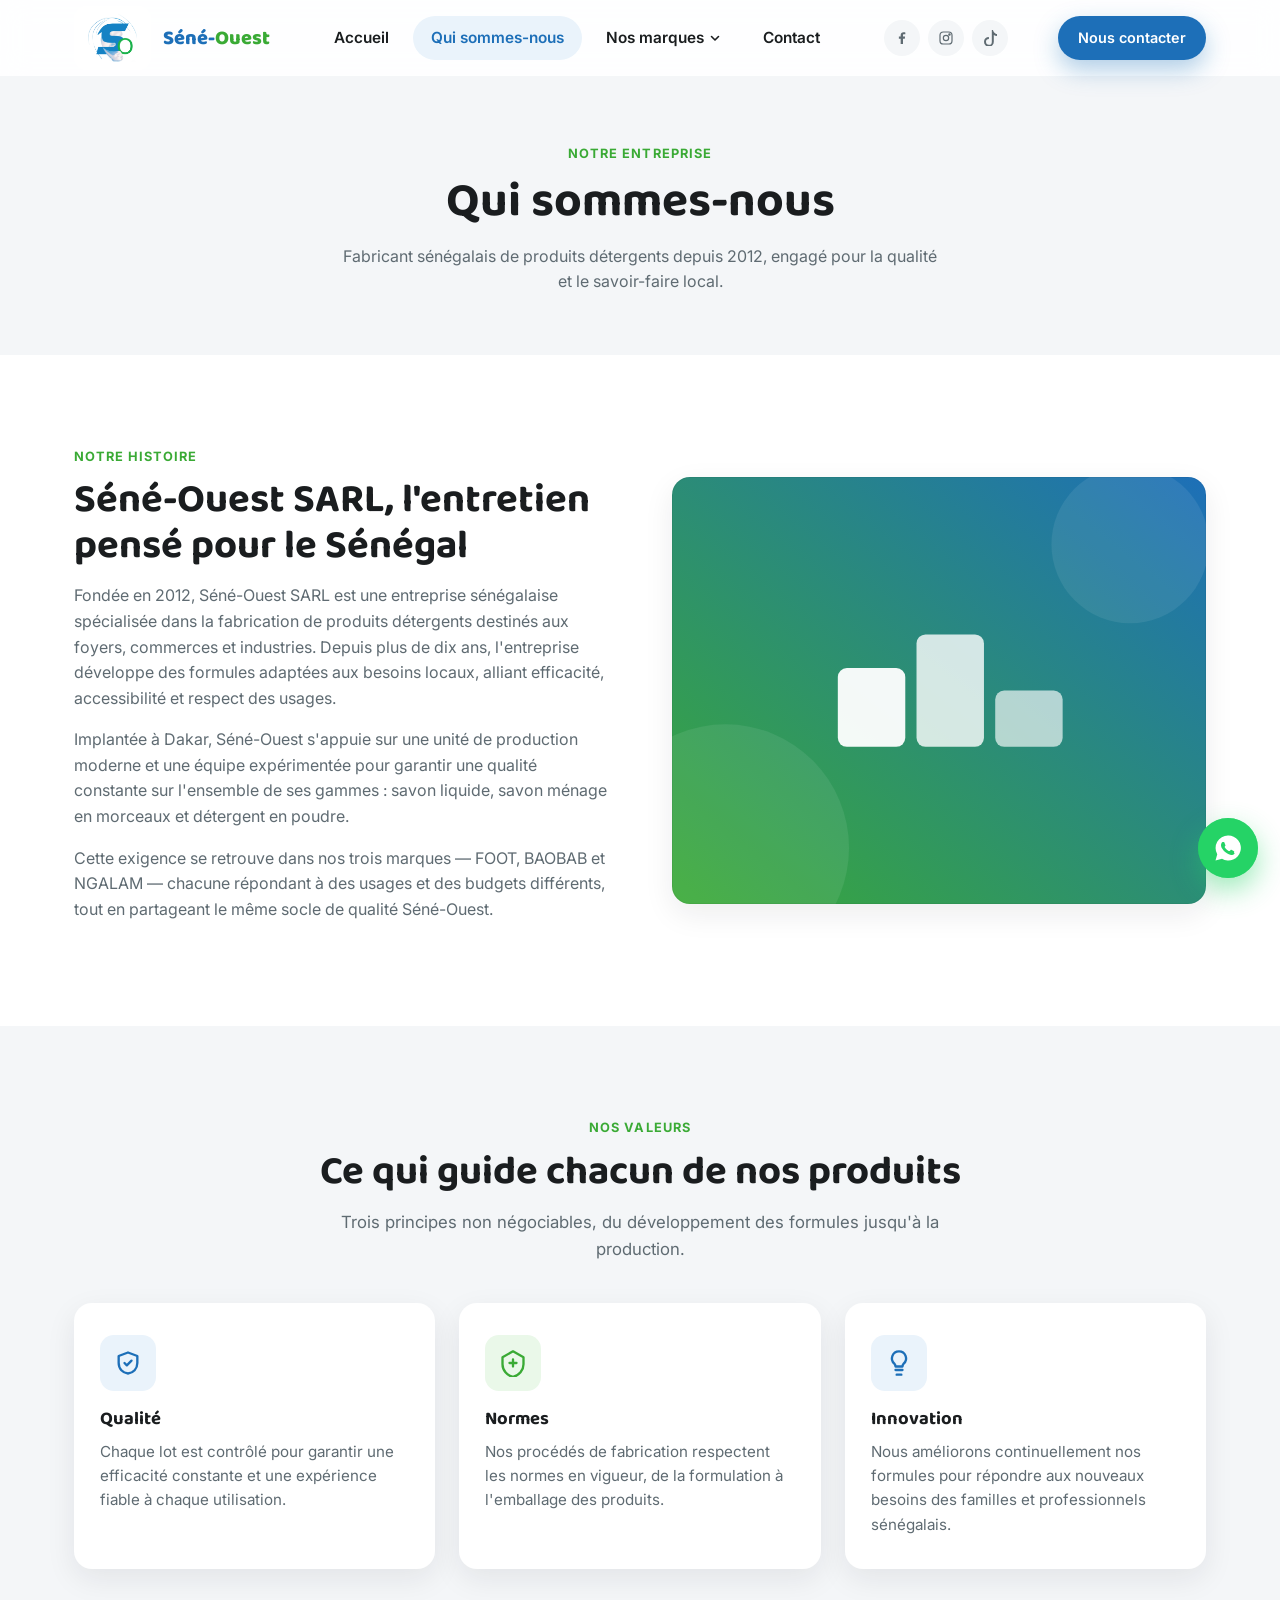
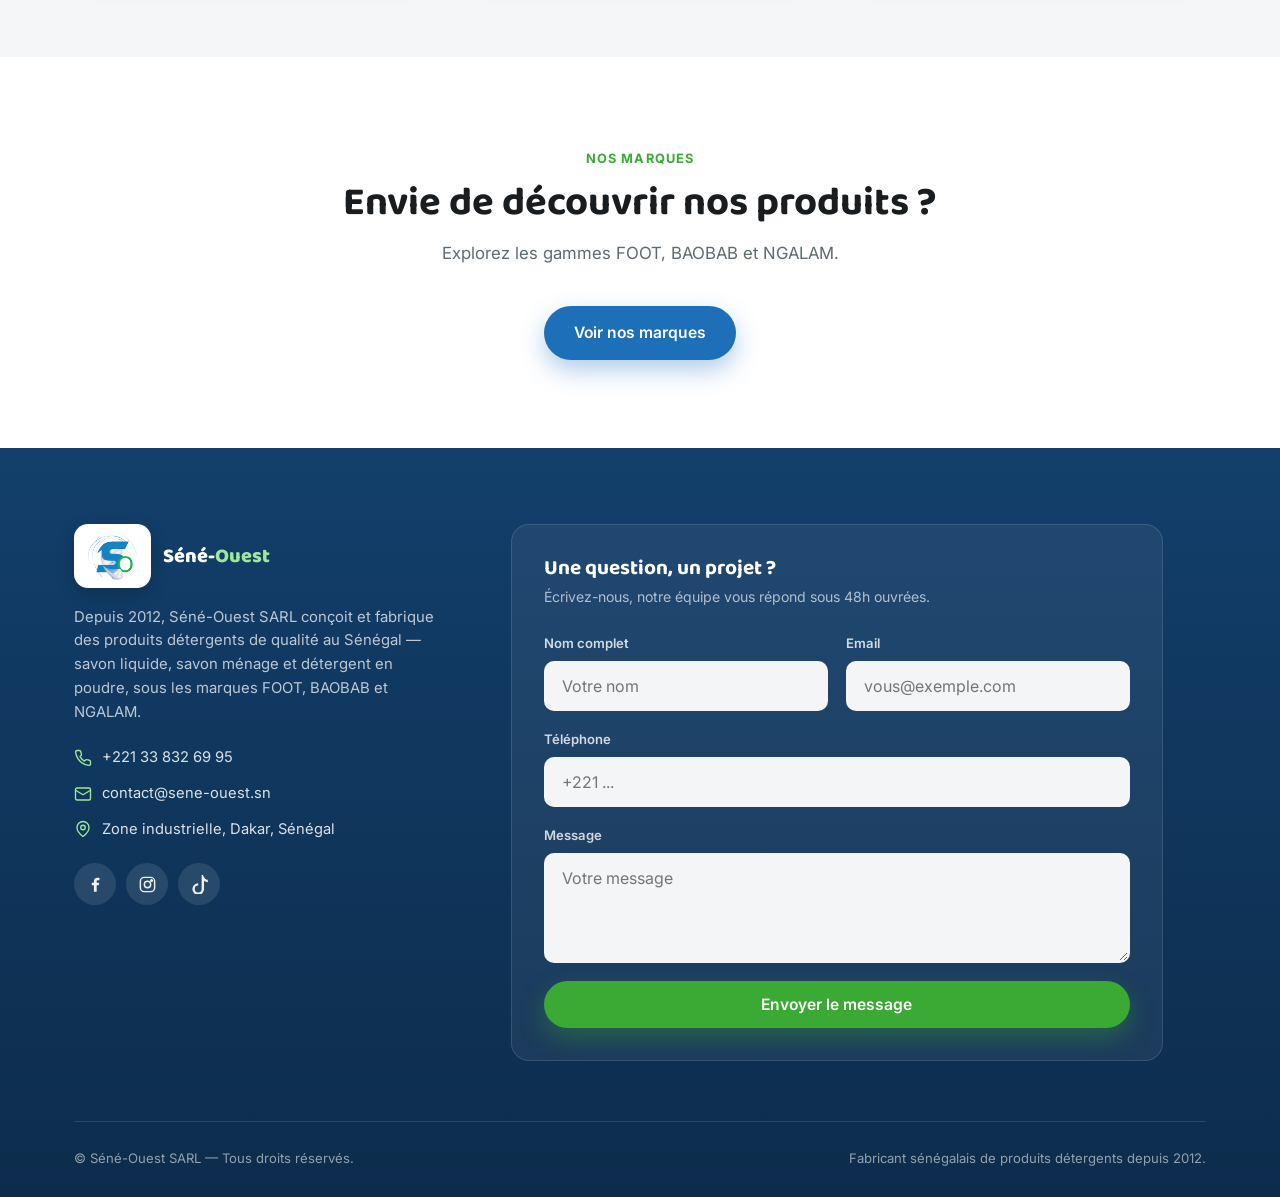
<file: qui-sommes-nous.html>
<!DOCTYPE html>
<html lang="fr">
<head>
<meta charset="UTF-8">
<meta name="viewport" content="width=device-width, initial-scale=1.0">
<title>Qui sommes-nous — Séné-Ouest SARL</title>
<meta name="description" content="Découvrez Séné-Ouest SARL, fabricant sénégalais de produits détergents depuis 2012 : histoire, valeurs, qualité et normes.">
<link rel="icon" type="image/png" href="img/favicon.png">
<link rel="stylesheet" href="css/style.css">
</head>
<body data-page="qui-sommes-nous">

<div id="site-header"></div>

<main>

  <section class="page-hero">
    <div class="container">
      <span class="eyebrow">Notre entreprise</span>
      <h1>Qui sommes-nous</h1>
      <p>Fabricant sénégalais de produits détergents depuis 2012, engagé pour la qualité et le savoir-faire local.</p>
    </div>
  </section>

  <section class="section">
    <div class="container">
      <div class="about-grid">
        <div class="about-text reveal">
          <span class="eyebrow">Notre histoire</span>
          <h2 class="section-title">Séné-Ouest SARL, l'entretien pensé pour le Sénégal</h2>
          <p>Fondée en 2012, Séné-Ouest SARL est une entreprise sénégalaise spécialisée dans la fabrication de produits détergents destinés aux foyers, commerces et industries. Depuis plus de dix ans, l'entreprise développe des formules adaptées aux besoins locaux, alliant efficacité, accessibilité et respect des usages.</p>
          <p>Implantée à Dakar, Séné-Ouest s'appuie sur une unité de production moderne et une équipe expérimentée pour garantir une qualité constante sur l'ensemble de ses gammes : savon liquide, savon ménage en morceaux et détergent en poudre.</p>
          <p>Cette exigence se retrouve dans nos trois marques — FOOT, BAOBAB et NGALAM — chacune répondant à des usages et des budgets différents, tout en partageant le même socle de qualité Séné-Ouest.</p>
        </div>

        <div class="about-photo reveal reveal-delay-1">
          <svg viewBox="0 0 480 380" preserveAspectRatio="xMidYMid slice" xmlns="http://www.w3.org/2000/svg">
            <defs>
              <linearGradient id="aboutGrad2" x1="0" y1="1" x2="1" y2="0">
                <stop offset="0" stop-color="#3AAA35"/>
                <stop offset="1" stop-color="#1D6FB8"/>
              </linearGradient>
            </defs>
            <rect width="480" height="380" fill="url(#aboutGrad2)"/>
            <circle cx="410" cy="60" r="70" fill="#ffffff" opacity=".08"/>
            <circle cx="50" cy="330" r="110" fill="#ffffff" opacity=".08"/>
            <g transform="translate(150,110)">
              <rect x="0" y="60" width="60" height="70" rx="8" fill="#ffffff" opacity=".95"/>
              <rect x="70" y="30" width="60" height="100" rx="8" fill="#ffffff" opacity=".8"/>
              <rect x="140" y="80" width="60" height="50" rx="8" fill="#ffffff" opacity=".65"/>
            </g>
          </svg>
        </div>
      </div>
    </div>
  </section>

  <section class="section section--alt">
    <div class="container">
      <div class="section-header reveal">
        <span class="eyebrow">Nos valeurs</span>
        <h2 class="section-title">Ce qui guide chacun de nos produits</h2>
        <p class="section-subtitle">Trois principes non négociables, du développement des formules jusqu'à la production.</p>
      </div>

      <div class="values-grid">
        <div class="value-card reveal reveal-delay-1">
          <span class="value-icon" style="background:#eaf3fb;color:#1D6FB8">
            <svg viewBox="0 0 24 24" fill="none" stroke="currentColor" stroke-width="2" stroke-linecap="round" stroke-linejoin="round"><path d="m9 12 2 2 4-4"/><path d="M12 3 4 6v6c0 5 3.5 8.5 8 9 4.5-.5 8-4 8-9V6l-8-3Z"/></svg>
          </span>
          <h3>Qualité</h3>
          <p>Chaque lot est contrôlé pour garantir une efficacité constante et une expérience fiable à chaque utilisation.</p>
        </div>

        <div class="value-card reveal reveal-delay-2">
          <span class="value-icon" style="background:#eaf8e9;color:#3AAA35">
            <svg viewBox="0 0 24 24" fill="none" stroke="currentColor" stroke-width="2" stroke-linecap="round" stroke-linejoin="round"><path d="M12 2 3 7v6c0 5.2 3.8 9.7 9 11 5.2-1.3 9-5.8 9-11V7l-9-5Z"/><path d="M9 12h6M12 9v6"/></svg>
          </span>
          <h3>Normes</h3>
          <p>Nos procédés de fabrication respectent les normes en vigueur, de la formulation à l'emballage des produits.</p>
        </div>

        <div class="value-card reveal reveal-delay-3">
          <span class="value-icon" style="background:#eaf3fb;color:#1D6FB8">
            <svg viewBox="0 0 24 24" fill="none" stroke="currentColor" stroke-width="2" stroke-linecap="round" stroke-linejoin="round"><path d="M9 18h6M10 22h4M12 2a6 6 0 0 0-4 10.5c.6.6 1 1.4 1 2.5h6c0-1.1.4-1.9 1-2.5A6 6 0 0 0 12 2Z"/></svg>
          </span>
          <h3>Innovation</h3>
          <p>Nous améliorons continuellement nos formules pour répondre aux nouveaux besoins des familles et professionnels sénégalais.</p>
        </div>
      </div>
    </div>
  </section>

  <section class="section text-center">
    <div class="container reveal">
      <span class="eyebrow">Nos marques</span>
      <h2 class="section-title">Envie de découvrir nos produits ?</h2>
      <p class="section-subtitle" style="margin-inline:auto">Explorez les gammes FOOT, BAOBAB et NGALAM.</p>
      <a href="nos-marques.html" class="btn btn-primary">Voir nos marques</a>
    </div>
  </section>

</main>

<div id="site-footer"></div>

<script src="js/main.js"></script>
</body>
</html>
</file>
<file: css/style.css>
/* ==========================================================================
   Séné-Ouest SARL — Site vitrine
   Charte : bleu #1D6FB8 / vert #3AAA35, fond blanc dominant
   ========================================================================== */

@import url('https://fonts.googleapis.com/css2?family=Baloo+2:wght@500;600;700;800&family=Inter:wght@400;500;600;700;900&display=swap');

:root {
  --blue: #1D6FB8;
  --blue-dark: #15578f;
  --blue-light: #eaf3fb;
  --green: #3AAA35;
  --green-dark: #2e8a2a;
  --green-light: #eaf8e9;
  --dark: #1a1d1f;
  --gray: #5f6b72;
  --gray-light: #f4f6f8;
  --white: #ffffff;
  --radius: 18px;
  --radius-sm: 10px;
  --shadow: 0 10px 30px rgba(20, 30, 40, 0.08);
  --shadow-hover: 0 18px 40px rgba(20, 30, 40, 0.16);
  --ease: cubic-bezier(.4, 0, .2, 1);
  --header-h: 76px;
}

* { margin: 0; padding: 0; box-sizing: border-box; }

html { scroll-behavior: smooth; scroll-padding-top: var(--header-h); }

body {
  font-family: 'Inter', system-ui, sans-serif;
  color: var(--dark);
  background: var(--white);
  line-height: 1.6;
  -webkit-font-smoothing: antialiased;
}

h1, h2, h3, h4, .font-title {
  font-family: 'Baloo 2', 'Inter', sans-serif;
  font-weight: 700;
  line-height: 1.15;
  color: var(--dark);
}

a { color: inherit; text-decoration: none; }
img { max-width: 100%; display: block; }
ul { list-style: none; }
button { font-family: inherit; cursor: pointer; border: none; background: none; }
input, textarea, select { font-family: inherit; font-size: 1rem; }

.container {
  width: 100%;
  max-width: 1180px;
  margin-inline: auto;
  padding-inline: 24px;
}

.section { padding: 88px 0; }
.section--tight { padding: 56px 0; }
.section--alt { background: var(--gray-light); }

.eyebrow {
  display: inline-block;
  font-weight: 700;
  font-size: 0.8rem;
  letter-spacing: .08em;
  text-transform: uppercase;
  color: var(--green);
  margin-bottom: 10px;
}

.section-title {
  font-size: clamp(1.7rem, 3.2vw, 2.5rem);
  margin-bottom: 14px;
}

.section-subtitle {
  color: var(--gray);
  font-size: 1.05rem;
  max-width: 620px;
  margin-bottom: 40px;
}

.section-header { text-align: center; }
.section-header .section-subtitle { margin-inline: auto; }

/* ---------- Buttons ---------- */
.btn {
  display: inline-flex;
  align-items: center;
  justify-content: center;
  gap: 8px;
  padding: 14px 30px;
  border-radius: 999px;
  font-weight: 600;
  font-size: 0.98rem;
  transition: transform .28s var(--ease), box-shadow .28s var(--ease), background-color .28s var(--ease), color .28s var(--ease);
  white-space: nowrap;
}
.btn:active { transform: translateY(1px) scale(.98); }

.btn-primary {
  background: var(--blue);
  color: var(--white);
  box-shadow: 0 10px 24px rgba(29, 111, 184, .35);
}
.btn-primary:hover { background: var(--blue-dark); transform: translateY(-3px); box-shadow: 0 16px 30px rgba(29, 111, 184, .4); }

.btn-accent {
  background: var(--green);
  color: var(--white);
  box-shadow: 0 10px 24px rgba(58, 170, 53, .35);
}
.btn-accent:hover { background: var(--green-dark); transform: translateY(-3px); box-shadow: 0 16px 30px rgba(58, 170, 53, .4); }

.btn-outline {
  background: transparent;
  color: var(--white);
  border: 2px solid rgba(255,255,255,.85);
}
.btn-outline:hover { background: rgba(255,255,255,.15); transform: translateY(-3px); }

.btn-outline-dark {
  background: transparent;
  color: var(--blue);
  border: 2px solid var(--blue);
}
.btn-outline-dark:hover { background: var(--blue); color: var(--white); transform: translateY(-3px); }

.btn-sm { padding: 10px 20px; font-size: .9rem; }
.btn-block { width: 100%; }

/* ==========================================================================
   Header / Navigation
   ========================================================================== */
.site-header {
  position: fixed;
  inset-inline: 0;
  top: 0;
  height: var(--header-h);
  display: flex;
  align-items: center;
  background: rgba(255,255,255,.9);
  backdrop-filter: saturate(180%) blur(14px);
  z-index: 1000;
  transition: box-shadow .3s var(--ease), background-color .3s var(--ease);
}
.site-header.is-scrolled { box-shadow: 0 4px 20px rgba(20,30,40,.08); background: rgba(255,255,255,.97); }

.site-header .container {
  display: flex;
  align-items: center;
  justify-content: space-between;
  height: 100%;
}

.brand { display: flex; align-items: center; gap: 12px; flex-shrink: 0; }
.brand-logo-wrap {
  display: inline-flex;
  align-items: center;
  justify-content: center;
  background: var(--white);
  border-radius: 14px;
  padding: 6px 12px;
}
.brand-logo { height: 52px; width: auto; display: block; }
.brand-name {
  font-family: 'Baloo 2', sans-serif;
  font-weight: 800;
  font-size: 1.25rem;
  color: var(--blue);
  line-height: 1;
  white-space: nowrap;
}
.brand-name span { color: var(--green); }
.footer-intro .brand-name { color: var(--white); }
.footer-intro .brand-name span { color: #9fe89b; }

.nav-desktop { display: none; }
@media (min-width: 900px) {
  .nav-desktop { display: flex; align-items: center; gap: 6px; }
}

.nav-link {
  position: relative;
  padding: 10px 18px;
  font-weight: 600;
  font-size: .96rem;
  border-radius: 999px;
  color: var(--dark);
  transition: color .25s var(--ease), background-color .25s var(--ease);
}
.nav-link:hover { color: var(--blue); background: var(--blue-light); }
.nav-link.is-active { color: var(--blue); background: var(--blue-light); }

.nav-item-dropdown { position: relative; }
.nav-item-dropdown > .nav-link { display: inline-flex; align-items: center; gap: 5px; }
.nav-caret { transition: transform .25s var(--ease); }
.nav-item-dropdown:hover .nav-caret { transform: rotate(180deg); }

.dropdown-menu {
  position: absolute;
  top: calc(100% + 10px);
  left: 50%;
  transform: translateX(-50%) translateY(6px);
  min-width: 200px;
  background: var(--white);
  border-radius: var(--radius-sm);
  box-shadow: var(--shadow-hover);
  padding: 10px;
  opacity: 0;
  visibility: hidden;
  transition: opacity .25s var(--ease), transform .25s var(--ease), visibility .25s;
}
.nav-item-dropdown:hover .dropdown-menu,
.nav-item-dropdown:focus-within .dropdown-menu {
  opacity: 1;
  visibility: visible;
  transform: translateX(-50%) translateY(0);
}
.dropdown-menu a {
  display: flex;
  align-items: center;
  gap: 10px;
  padding: 10px 12px;
  border-radius: 8px;
  font-weight: 600;
  font-size: .92rem;
  color: var(--dark);
  transition: background-color .2s var(--ease), color .2s var(--ease), padding-left .2s var(--ease);
}
.dropdown-menu a:hover { background: var(--blue-light); color: var(--blue); padding-left: 16px; }
.dropdown-menu .dot { width: 8px; height: 8px; border-radius: 50%; flex-shrink: 0; }

.header-social { display: flex; align-items: center; gap: 8px; }
.header-social a {
  width: 36px;
  height: 36px;
  border-radius: 50%;
  background: var(--gray-light);
  color: var(--gray);
  display: flex;
  align-items: center;
  justify-content: center;
  transition: background-color .25s var(--ease), color .25s var(--ease), transform .25s var(--ease);
}
.header-social svg { width: 16px; height: 16px; }
.header-social a:hover { background: var(--blue-light); color: var(--blue); transform: translateY(-2px); }

.header-social--desktop { display: none; }
@media (min-width: 900px) { .header-social--desktop { display: flex; margin-right: 4px; } }

.header-social--mobile { margin-top: 18px; }

.header-cta { display: none; }
@media (min-width: 900px) { .header-cta { display: inline-flex; } }

/* Mobile toggle */
.nav-toggle {
  display: flex;
  flex-direction: column;
  justify-content: center;
  gap: 5px;
  width: 42px;
  height: 42px;
  align-items: center;
}
@media (min-width: 900px) { .nav-toggle { display: none; } }
.nav-toggle span {
  display: block;
  width: 24px;
  height: 2.5px;
  background: var(--dark);
  border-radius: 2px;
  transition: transform .3s var(--ease), opacity .3s var(--ease);
}
.nav-toggle.is-open span:nth-child(1) { transform: translateY(7.5px) rotate(45deg); }
.nav-toggle.is-open span:nth-child(2) { opacity: 0; }
.nav-toggle.is-open span:nth-child(3) { transform: translateY(-7.5px) rotate(-45deg); }

.nav-mobile {
  position: fixed;
  top: var(--header-h);
  left: 0;
  right: 0;
  bottom: 0;
  background: var(--white);
  transform: translateX(100%);
  transition: transform .35s var(--ease);
  overflow-y: auto;
  z-index: 999;
  padding: 20px 24px 40px;
}
.nav-mobile.is-open { transform: translateX(0); }
@media (min-width: 900px) { .nav-mobile { display: none; } }

.nav-mobile .nav-link { display: block; width: 100%; text-align: left; padding: 14px 16px; font-size: 1.05rem; }

.accordion-trigger {
  display: flex;
  align-items: center;
  justify-content: space-between;
  width: 100%;
  padding: 14px 16px;
  font-weight: 600;
  font-size: 1.05rem;
  border-radius: 999px;
}
.accordion-trigger:hover { color: var(--blue); background: var(--blue-light); }
.accordion-trigger .nav-caret { transition: transform .3s var(--ease); }
.accordion-trigger.is-open .nav-caret { transform: rotate(180deg); }

.accordion-panel {
  max-height: 0;
  overflow: hidden;
  transition: max-height .35s var(--ease);
  padding-left: 12px;
}
.accordion-panel a {
  display: flex;
  align-items: center;
  gap: 10px;
  padding: 12px 16px;
  font-weight: 600;
  color: var(--gray);
}
.accordion-panel a:hover { color: var(--blue); }
.accordion-panel .dot { width: 8px; height: 8px; border-radius: 50%; }

.nav-mobile .header-cta { display: flex; margin-top: 18px; }

/* ==========================================================================
   Hero
   ========================================================================== */
.hero {
  position: relative;
  min-height: 100vh;
  display: flex;
  align-items: center;
  overflow: hidden;
  background: linear-gradient(160deg, var(--blue) 0%, #164f85 55%, #103a63 100%);
}

.hero-blob {
  position: absolute;
  border-radius: 50%;
  filter: blur(4px);
  opacity: .35;
  animation: float 9s ease-in-out infinite;
}
.hero-blob--1 { width: 420px; height: 420px; background: var(--green); top: -120px; right: -100px; }
.hero-blob--2 { width: 300px; height: 300px; background: #ffffff; bottom: -80px; left: -60px; opacity: .12; animation-delay: -3s; }
.hero-blob--3 { width: 180px; height: 180px; background: var(--green); bottom: 12%; right: 12%; opacity: .2; animation-delay: -6s; }

@keyframes float {
  0%, 100% { transform: translate(0, 0) scale(1); }
  50% { transform: translate(-20px, 24px) scale(1.06); }
}

.hero-bubbles { position: absolute; inset: 0; overflow: hidden; pointer-events: none; }
.float-bottle {
  position: absolute;
  bottom: -140px;
  opacity: 0;
  filter: drop-shadow(0 10px 18px rgba(0,0,0,.28));
  animation: float-rise linear infinite;
  will-change: transform, opacity;
}
@keyframes float-rise {
  0% { transform: translateY(0) rotate(0deg); opacity: 0; }
  8% { opacity: .8; }
  50% { transform: translateY(-58vh) rotate(var(--tilt, 8deg)); }
  92% { opacity: .8; }
  100% { transform: translateY(-125vh) rotate(calc(var(--tilt, 8deg) * -1)); opacity: 0; }
}

.hero-content {
  position: relative;
  z-index: 2;
  padding-top: var(--header-h);
  text-align: center;
  color: var(--white);
}
.hero-content .eyebrow { color: #9fe89b; }
.hero-title {
  font-size: clamp(2.6rem, 7.5vw, 5.2rem);
  color: var(--white);
  max-width: 1000px;
  margin: 0 auto 20px;
}
.hero-title .hl { color: #9fe89b; }
.hero-subtitle {
  font-size: clamp(1rem, 2vw, 1.2rem);
  max-width: 620px;
  margin: 0 auto 36px;
  color: rgba(255,255,255,.88);
}
.hero-actions { display: flex; gap: 16px; justify-content: center; flex-wrap: wrap; }

.scroll-cue {
  position: absolute;
  bottom: 28px;
  left: 50%;
  transform: translateX(-50%);
  color: rgba(255,255,255,.75);
  display: flex;
  flex-direction: column;
  align-items: center;
  gap: 6px;
  font-size: .78rem;
  letter-spacing: .06em;
  text-transform: uppercase;
  animation: bounce 2s ease-in-out infinite;
}
@keyframes bounce {
  0%, 100% { transform: translate(-50%, 0); }
  50% { transform: translate(-50%, 8px); }
}

/* ==========================================================================
   Reveal on scroll
   ========================================================================== */
.reveal {
  opacity: 0;
  transform: translateY(36px);
  transition: opacity .7s var(--ease), transform .7s var(--ease);
}
.reveal.is-visible { opacity: 1; transform: translateY(0); }
.reveal-delay-1.is-visible { transition-delay: .1s; }
.reveal-delay-2.is-visible { transition-delay: .2s; }
.reveal-delay-3.is-visible { transition-delay: .3s; }
.reveal-delay-4.is-visible { transition-delay: .4s; }

/* ==========================================================================
   About summary (home) & About page
   ========================================================================== */
.about-grid {
  display: grid;
  gap: 48px;
  align-items: center;
}
@media (min-width: 900px) { .about-grid { grid-template-columns: 1fr 1fr; gap: 64px; } }
@media (min-width: 900px) { .about-grid--reverse .about-photo { order: 2; } }

.about-photo {
  position: relative;
  border-radius: var(--radius);
  overflow: hidden;
  aspect-ratio: 4/3.2;
  box-shadow: var(--shadow);
}
.about-photo svg { width: 100%; height: 100%; }
.about-photo img.brand-logo-photo { width: 100%; height: 100%; object-fit: contain; padding: 48px; box-sizing: border-box; }
.about-photo img.about-photo-img { width: 100%; height: 100%; object-fit: cover; object-position: center; display: block; }
.about-photo img.about-photo-img--contain { object-fit: contain; background: var(--white); }
.about-photo::after {
  content: '';
  position: absolute;
  inset: 0;
  border-radius: var(--radius);
  box-shadow: inset 0 0 0 1px rgba(0,0,0,.05);
}

.about-badge {
  position: absolute;
  bottom: -20px;
  right: -16px;
  background: var(--white);
  border-radius: var(--radius-sm);
  box-shadow: var(--shadow-hover);
  padding: 16px 20px;
  text-align: center;
  min-width: 120px;
}
.about-badge strong { display: block; font-family: 'Baloo 2', sans-serif; font-size: 1.7rem; color: var(--blue); }
.about-badge span { font-size: .78rem; color: var(--gray); font-weight: 600; }

.about-text p { color: var(--gray); margin-bottom: 16px; }
.about-text .btn { margin-top: 12px; }

@media (max-width: 599px) {
  body[data-page="qui-sommes-nous"] .about-text {
    background: linear-gradient(rgba(255,255,255,.6), rgba(255,255,255,.6)), url('../img/Séné-Ouest SARL image arrière plan.jpg') center/cover no-repeat;
    border-radius: var(--radius);
    padding: 24px;
  }
  body[data-page="qui-sommes-nous"] .about-text p {
    text-shadow: 0 2px 6px rgba(0,0,0,.15);
    color: #0a0a0a;
  }
  body[data-page="qui-sommes-nous"] .about-grid .about-photo {
    display: none;
  }
}

.maison-title {
  font-size: clamp(2.3rem, 5vw, 3.8rem);
  margin-bottom: 18px;
}
.maison-title .word { display: inline-block; }
.maison-title .word--accent {
  color: var(--green);
  font-size: 1.3em;
}
.maison-title .word--accent.reveal {
  transition: none;
  transform: translateY(36px) scale(.6) rotate(-8deg);
}
.maison-title .word--accent.reveal.is-visible {
  animation: propre-pop .8s var(--ease) forwards;
}
@keyframes propre-pop {
  0% { transform: translateY(36px) scale(.6) rotate(-8deg); opacity: 0; }
  55% { transform: translateY(-8px) scale(1.15) rotate(4deg); opacity: 1; }
  100% { transform: translateY(0) scale(1) rotate(0deg); opacity: 1; }
}

/* Values grid (about page) */
.values-grid {
  display: grid;
  gap: 24px;
  grid-template-columns: 1fr;
}
@media (min-width: 700px) { .values-grid { grid-template-columns: repeat(3, 1fr); } }

.value-card {
  background: var(--white);
  border-radius: var(--radius);
  padding: 32px 26px;
  box-shadow: var(--shadow);
  transition: transform .35s var(--ease), box-shadow .35s var(--ease);
}
.value-card:hover { transform: translateY(-8px); box-shadow: var(--shadow-hover); }
.value-icon {
  width: 56px;
  height: 56px;
  border-radius: 14px;
  display: flex;
  align-items: center;
  justify-content: center;
  margin-bottom: 18px;
}
.value-icon svg { width: 28px; height: 28px; }
.value-card h3 { font-size: 1.15rem; margin-bottom: 10px; }
.value-card p { color: var(--gray); font-size: .95rem; }

/* ==========================================================================
   Marques (cards)
   ========================================================================== */
.brands-grid {
  display: grid;
  gap: 28px;
  grid-template-columns: 1fr;
}
@media (min-width: 700px) { .brands-grid { grid-template-columns: repeat(3, 1fr); } }

.brand-card {
  position: relative;
  display: block;
  border-radius: var(--radius);
  overflow: hidden;
  background: var(--white);
  box-shadow: var(--shadow);
  transition: transform .4s var(--ease), box-shadow .4s var(--ease);
  isolation: isolate;
}
.brand-card:hover { transform: translateY(-10px) scale(1.015); box-shadow: var(--shadow-hover); }

.brand-card-media {
  aspect-ratio: 16/11;
  display: flex;
  align-items: center;
  justify-content: center;
  padding: 30px;
  transition: transform .5s var(--ease);
}
.brand-card:hover .brand-card-media { transform: scale(1.05); }
.brand-card-media svg { width: 100%; height: 100%; max-height: 130px; }
.brand-card-media img.brand-logo-img { width: auto; height: 100%; max-height: 130px; max-width: 100%; object-fit: contain; }

.brand-card-body { padding: 22px 26px 28px; }
.brand-card-body h3 { font-size: 1.3rem; margin-bottom: 8px; }
.brand-card-body p { color: var(--gray); font-size: .93rem; margin-bottom: 16px; }
.brand-card-link { display: inline-flex; align-items: center; gap: 6px; font-weight: 700; font-size: .9rem; }
.brand-card-link svg { width: 16px; height: 16px; transition: transform .3s var(--ease); }
.brand-card:hover .brand-card-link svg { transform: translateX(5px); }

.brand-card--foot .brand-card-link { color: var(--blue); }
.brand-card--baobab .brand-card-link { color: var(--green); }
.brand-card--ngalam .brand-card-link { color: var(--blue); }

/* ==========================================================================
   Page marque — hero band
   ========================================================================== */
.brand-hero {
  padding: calc(var(--header-h) + 56px) 0 56px;
  text-align: center;
  color: var(--white);
  position: relative;
  overflow: hidden;
}
.brand-hero-badge {
  display: inline-flex;
  align-items: center;
  justify-content: center;
  background: var(--white);
  border-radius: 20px;
  padding: 14px 24px;
  margin: 0 auto 22px;
  box-shadow: 0 14px 34px rgba(0,0,0,.2);
}
.brand-hero-badge img { height: 64px; width: auto; display: block; }
.brand-hero h1 { color: var(--white); font-size: clamp(1.9rem, 4vw, 2.8rem); margin-bottom: 12px; }
.brand-hero p { color: rgba(255,255,255,.9); max-width: 560px; margin: 0 auto; }

.brand-hero--foot { background: linear-gradient(135deg, var(--blue), #123f6b); }
.brand-hero--baobab { background: linear-gradient(135deg, var(--green), #1f6a1c); }
.brand-hero--ngalam { background: linear-gradient(135deg, #164f85, var(--blue)); }

/* ==========================================================================
   Produits — grille de cards
   ========================================================================== */
.products-grid {
  display: grid;
  gap: 22px;
  grid-template-columns: repeat(2, 1fr);
}
@media (min-width: 700px) { .products-grid { grid-template-columns: repeat(3, 1fr); gap: 26px; } }
@media (min-width: 1024px) { .products-grid { grid-template-columns: repeat(4, 1fr); gap: 28px; } }

.product-card {
  background: var(--white);
  border-radius: var(--radius);
  overflow: hidden;
  box-shadow: var(--shadow);
  transition: transform .35s var(--ease), box-shadow .35s var(--ease);
  display: flex;
  flex-direction: column;
}
.product-card:hover { transform: translateY(-8px) scale(1.02); box-shadow: var(--shadow-hover); }

.product-media {
  position: relative;
  width: 100%;
  height: 0;
  padding-top: 100%;
}
.product-media-inner {
  position: absolute;
  inset: 0;
  display: flex;
  align-items: center;
  justify-content: center;
  padding: 22px;
}
.product-media svg { width: 62%; height: 62%; transition: transform .4s var(--ease); }
.product-card:hover .product-media svg { transform: scale(1.08) rotate(-3deg); }
.product-media img.product-photo { width: 100%; height: 100%; object-fit: contain; transition: transform .4s var(--ease); }
.product-card:hover .product-media img.product-photo { transform: scale(1.06); }
.product-media-inner:has(img[src*="4 savon ngalam.png"]) { padding: 0; }

@media (max-width: 599px) {
  .product-media-inner:has(img[src*="Détergent Multi-Usage Baobab.png"]) { padding: 4px; }
  .product-media-inner:has(img[src*="4 savon ngalam.png"]) img.product-photo { transform: scale(1.15); }
  .product-card:hover .product-media-inner:has(img[src*="4 savon ngalam.png"]) img.product-photo { transform: scale(1.22); }
}

.product-tag {
  position: absolute;
  top: 12px;
  left: 12px;
  font-size: .68rem;
  font-weight: 700;
  text-transform: uppercase;
  letter-spacing: .04em;
  padding: 5px 10px;
  border-radius: 999px;
  color: var(--white);
}

.product-body { padding: 16px 16px 20px; flex: 1; display: flex; flex-direction: column; text-align: center; }
.product-body h3 { font-size: .98rem; margin-bottom: 6px; }
.product-body p { color: var(--gray); font-size: .82rem; flex: 1; }

/* ==========================================================================
   Localisation
   ========================================================================== */
.map-wrap {
  display: grid;
  gap: 32px;
  grid-template-columns: 1fr;
}
@media (min-width: 900px) { .map-wrap { grid-template-columns: 1.1fr .9fr; align-items: stretch; } }

.map-embed {
  border-radius: var(--radius);
  overflow: hidden;
  box-shadow: var(--shadow);
  min-height: 320px;
  border: none;
}
.map-embed iframe { width: 100%; height: 100%; min-height: 320px; border: 0; display: block; }

.location-card {
  background: var(--white);
  border-radius: var(--radius);
  box-shadow: var(--shadow);
  padding: 34px;
  display: flex;
  flex-direction: column;
  justify-content: center;
  gap: 22px;
}
.location-item { display: flex; gap: 16px; align-items: flex-start; }
.location-icon {
  width: 44px; height: 44px; border-radius: 12px;
  background: var(--blue-light); color: var(--blue);
  display: flex; align-items: center; justify-content: center; flex-shrink: 0;
}
.location-icon svg { width: 20px; height: 20px; }
.location-item h4 { font-size: .95rem; margin-bottom: 3px; }
.location-item p, .location-item a { color: var(--gray); font-size: .92rem; }
.location-item a:hover { color: var(--blue); }

@media (max-width: 599px) {
  .location-card .location-item { display: none; }
}

/* ==========================================================================
   Footer + Contact form
   ========================================================================== */
.site-footer {
  background: linear-gradient(180deg, #123f6b, #0d2c4c);
  color: rgba(255,255,255,.92);
  padding: 76px 0 28px;
}
.footer-grid {
  display: grid;
  gap: 48px;
  grid-template-columns: 1fr;
}
@media (min-width: 960px) { .footer-grid { grid-template-columns: .9fr 1.1fr; } }

.footer-intro .brand { margin-bottom: 18px; }
.footer-intro .brand-logo-wrap { box-shadow: 0 6px 18px rgba(0,0,0,.18); }
.footer-intro p { color: rgba(255,255,255,.72); max-width: 360px; margin-bottom: 22px; font-size: .93rem; }

.footer-coords { display: flex; flex-direction: column; gap: 12px; margin-bottom: 22px; }
.footer-coords a, .footer-coords span {
  display: flex; align-items: center; gap: 10px; font-size: .92rem; color: rgba(255,255,255,.85);
  transition: color .25s var(--ease);
}
.footer-coords a:hover { color: #9fe89b; }
.footer-coords svg { width: 18px; height: 18px; flex-shrink: 0; color: #9fe89b; }

.social-row { display: flex; gap: 10px; }
.social-btn {
  width: 42px; height: 42px; border-radius: 50%;
  background: rgba(255,255,255,.1);
  display: flex; align-items: center; justify-content: center;
  transition: background-color .3s var(--ease), transform .3s var(--ease);
}
.social-btn svg { width: 19px; height: 19px; }
.social-btn:hover { background: var(--green); transform: translateY(-4px); }

/* Bouton flottant WhatsApp (site-wide) */
.whatsapp-float {
  position: fixed;
  right: 22px;
  bottom: 22px;
  width: 60px;
  height: 60px;
  border-radius: 50%;
  background: #25D366;
  color: #ffffff;
  display: flex;
  align-items: center;
  justify-content: center;
  box-shadow: 0 12px 28px rgba(37, 211, 102, .45);
  z-index: 950;
  transition: transform .3s var(--ease), box-shadow .3s var(--ease);
}
.whatsapp-float::before {
  content: '';
  position: absolute;
  inset: 0;
  border-radius: 50%;
  background: #25D366;
  opacity: .55;
  animation: whatsapp-pulse 2.4s ease-out infinite;
  z-index: -1;
}
.whatsapp-float svg { width: 30px; height: 30px; }
.whatsapp-float:hover { transform: scale(1.08); box-shadow: 0 16px 34px rgba(37, 211, 102, .55); }

@keyframes whatsapp-pulse {
  0% { transform: scale(1); opacity: .55; }
  100% { transform: scale(1.7); opacity: 0; }
}

@media (max-width: 599px) {
  .whatsapp-float { width: 52px; height: 52px; right: 16px; bottom: 16px; }
  .whatsapp-float svg { width: 26px; height: 26px; }
}

/* Bouton flottant "Retour en haut" (mobile uniquement) */
.scroll-top {
  position: fixed;
  left: 16px;
  bottom: 16px;
  width: 46px;
  height: 46px;
  border: none;
  border-radius: 50%;
  background: var(--blue);
  color: #ffffff;
  display: none;
  align-items: center;
  justify-content: center;
  box-shadow: 0 10px 24px rgba(29, 111, 184, .4);
  z-index: 950;
  cursor: pointer;
  opacity: 0;
  transform: translateY(12px);
  pointer-events: none;
  transition: opacity .25s var(--ease), transform .25s var(--ease);
}
.scroll-top svg { width: 22px; height: 22px; }
.scroll-top.is-visible { opacity: 1; transform: translateY(0); pointer-events: auto; }

@media (max-width: 899px) {
  .scroll-top { display: flex; }
}

.footer-form-card {
  background: rgba(255,255,255,.06);
  border: 1px solid rgba(255,255,255,.12);
  border-radius: var(--radius);
  padding: 32px;
}
.footer-form-card h3 { color: var(--white); font-size: 1.3rem; margin-bottom: 6px; }
.footer-form-card .form-note { color: rgba(255,255,255,.65); font-size: .88rem; margin-bottom: 24px; }

.contact-form-card {
  background: var(--white);
  box-shadow: var(--shadow);
  border-radius: var(--radius);
  padding: 40px;
  max-width: 640px;
  margin: 0 auto;
  text-align: left;
}
.contact-form-card h3 { font-size: 1.4rem; margin-bottom: 6px; }
.contact-form-card .form-note { color: var(--gray); font-size: .92rem; margin-bottom: 26px; }
.contact-form-card .field label { color: var(--dark); }
.contact-form-card .field input, .contact-form-card .field textarea { background: var(--gray-light); }
.contact-form-card .form-feedback.success { background: var(--green-light); color: var(--green-dark); }

.form-row { display: grid; gap: 18px; grid-template-columns: 1fr; margin-bottom: 18px; }
@media (min-width: 600px) { .form-row--2 { grid-template-columns: 1fr 1fr; } }

.field { display: flex; flex-direction: column; gap: 7px; }
.field label { font-size: .82rem; font-weight: 600; color: rgba(255,255,255,.8); }
.field input, .field textarea {
  background: rgba(255,255,255,.95);
  border: 2px solid transparent;
  border-radius: var(--radius-sm);
  padding: 13px 16px;
  color: var(--dark);
  transition: border-color .25s var(--ease), box-shadow .25s var(--ease);
}
.field input:focus, .field textarea:focus {
  outline: none;
  border-color: var(--green);
  box-shadow: 0 0 0 4px rgba(58,170,53,.2);
}
.field textarea { resize: vertical; min-height: 110px; }
.field.has-error input, .field.has-error textarea { border-color: #e2564f; }
.field-error { display: none; color: #ffb3ae; font-size: .78rem; }
.field.has-error .field-error { display: block; }

.honeypot { position: absolute; left: -9999px; opacity: 0; height: 0; width: 0; }

.form-feedback {
  display: none;
  align-items: center;
  gap: 10px;
  padding: 14px 18px;
  border-radius: var(--radius-sm);
  font-size: .9rem;
  font-weight: 600;
  margin-bottom: 18px;
}
.form-feedback.is-visible { display: flex; }
.form-feedback.success { background: rgba(58,170,53,.18); color: #b7f0b2; }
.form-feedback svg { width: 20px; height: 20px; flex-shrink: 0; }

.footer-bottom {
  margin-top: 60px;
  padding-top: 26px;
  border-top: 1px solid rgba(255,255,255,.12);
  display: flex;
  flex-wrap: wrap;
  gap: 12px;
  justify-content: space-between;
  font-size: .82rem;
  color: rgba(255,255,255,.55);
}

/* ==========================================================================
   Contact page — coordinates
   ========================================================================== */
.contact-info-grid {
  display: grid;
  gap: 20px;
  grid-template-columns: 1fr;
  margin-bottom: 20px;
}
@media (min-width: 700px) { .contact-info-grid { grid-template-columns: repeat(3, 1fr); } }
.contact-info-card {
  background: var(--white);
  border-radius: var(--radius);
  box-shadow: var(--shadow);
  padding: 28px 24px;
  text-align: center;
  transition: transform .3s var(--ease), box-shadow .3s var(--ease);
}
.contact-info-card:hover { transform: translateY(-6px); box-shadow: var(--shadow-hover); }
.contact-info-card .location-icon { margin: 0 auto 14px; }
.contact-info-card h4 { margin-bottom: 6px; font-size: 1rem; }
.contact-info-card p, .contact-info-card a { color: var(--gray); font-size: .92rem; }
.contact-info-card a:hover { color: var(--blue); }

/* ==========================================================================
   Page intro band (used on secondary pages)
   ========================================================================== */
.page-hero {
  padding: calc(var(--header-h) + 64px) 0 60px;
  background: var(--gray-light);
  text-align: center;
}
.page-hero .eyebrow { }
.page-hero h1 { font-size: clamp(2rem, 4.4vw, 3rem); }
.page-hero p { color: var(--gray); max-width: 600px; margin: 14px auto 0; }

/* Breadcrumb-ish back link */
.back-link {
  display: inline-flex; align-items: center; gap: 8px;
  font-weight: 600; font-size: .9rem; color: var(--blue);
  margin-bottom: 20px;
}
.back-link svg { width: 16px; height: 16px; transition: transform .25s var(--ease); }
.back-link:hover svg { transform: translateX(-4px); }

/* Utilities */
.mt-0 { margin-top: 0 !important; }
.text-center { text-align: center; }
.flex-center { display: flex; align-items: center; justify-content: center; }
</file>
